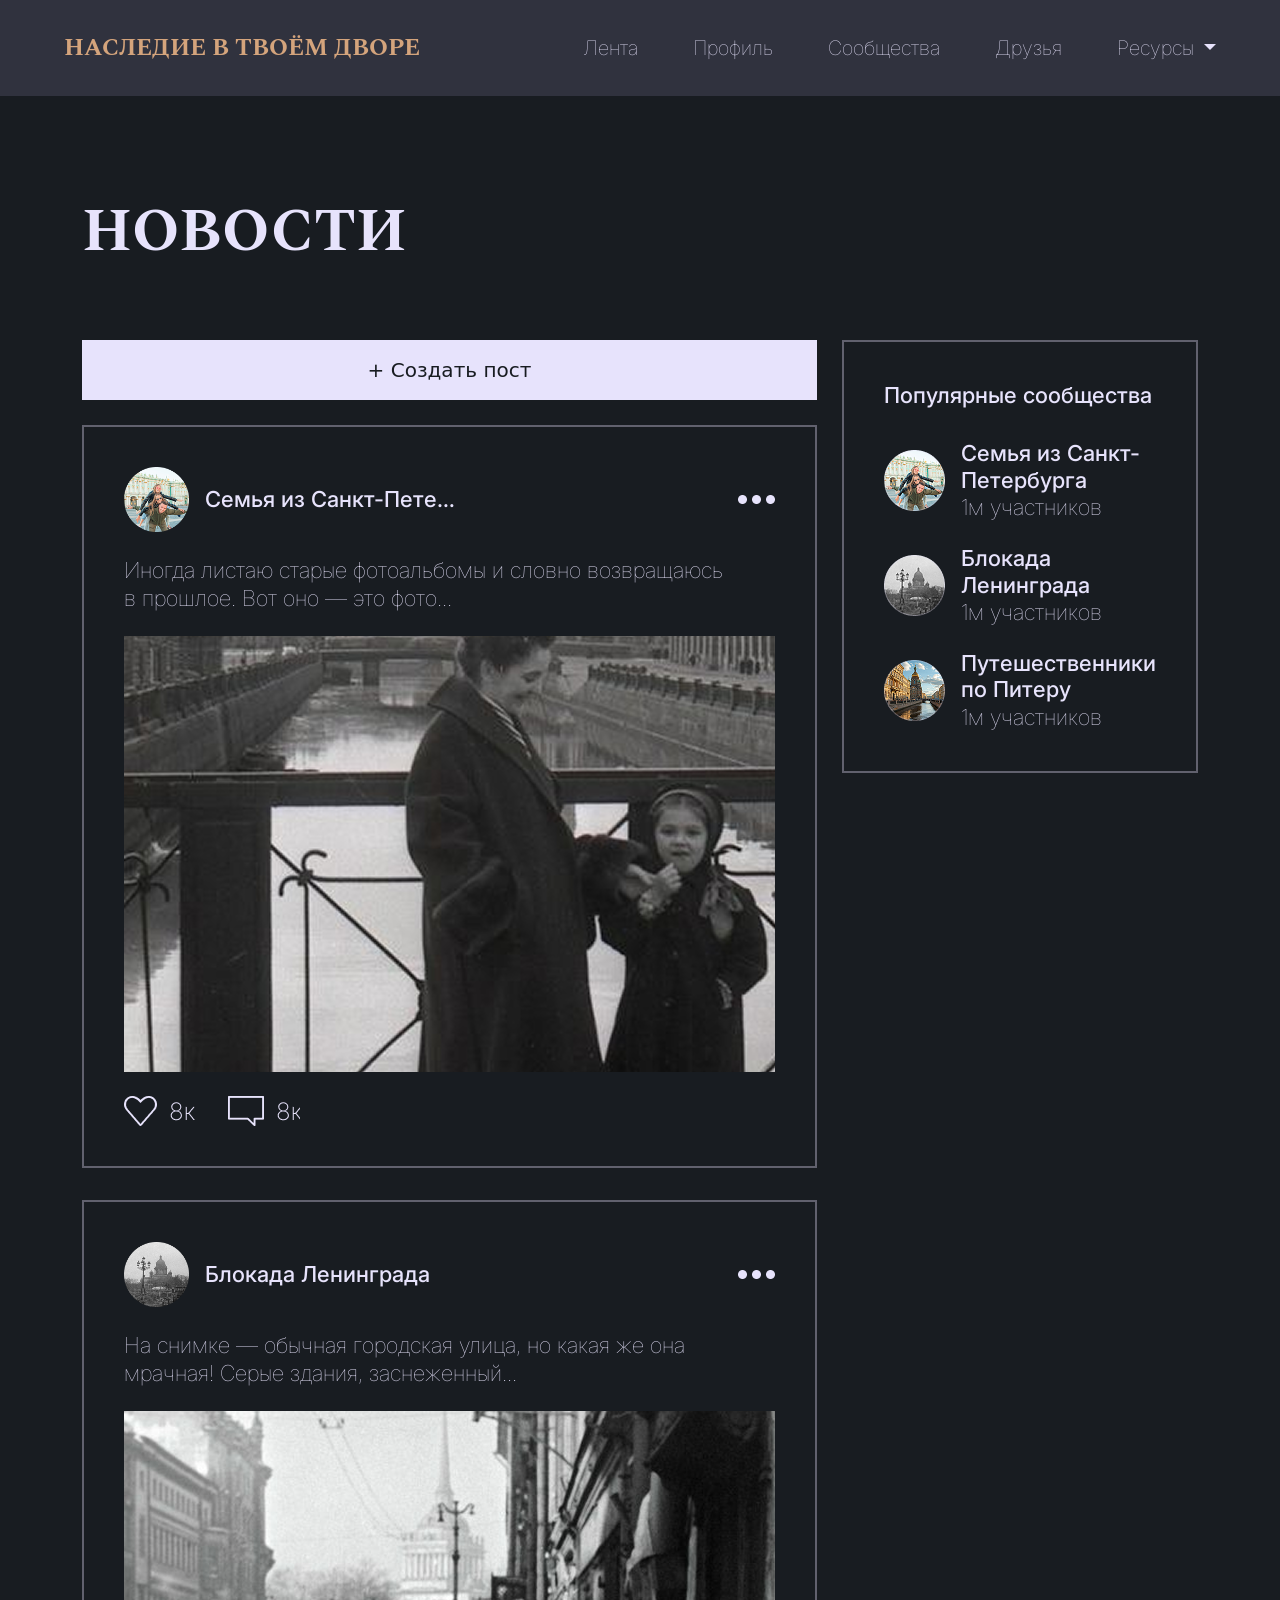
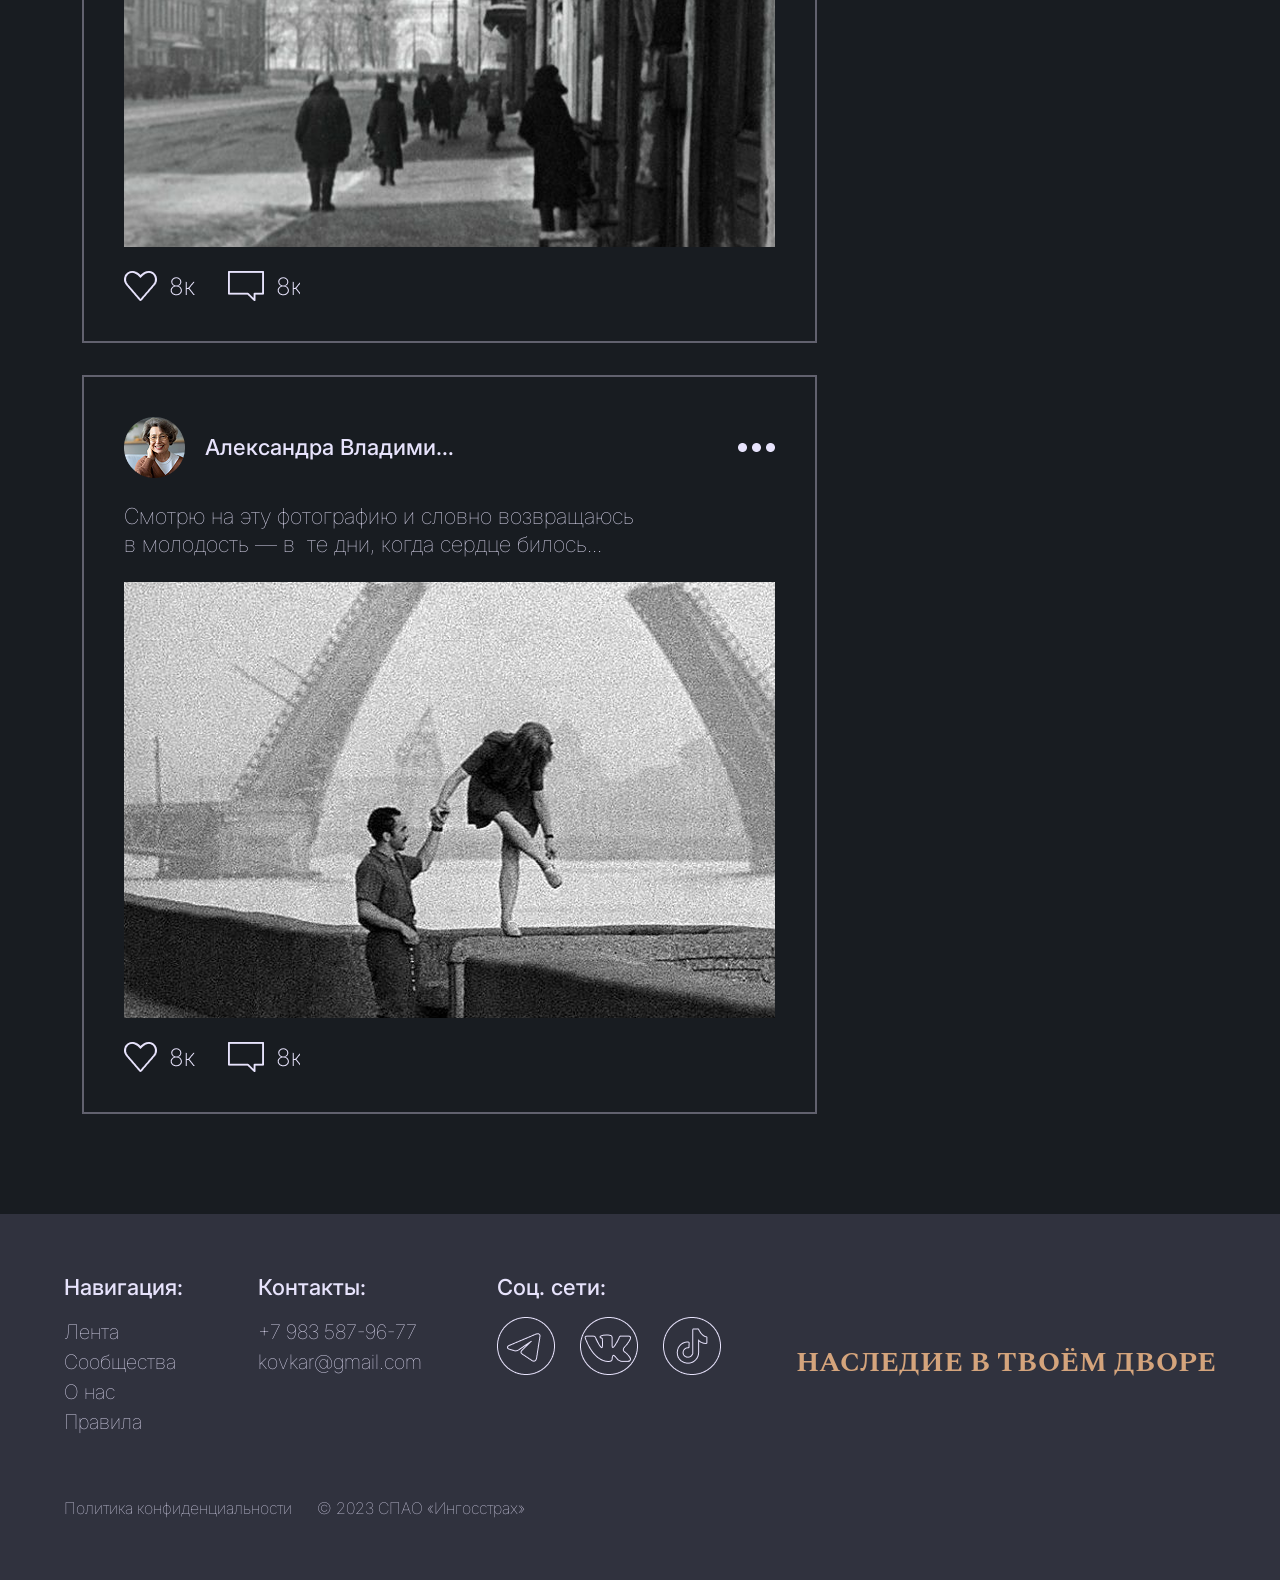
<file: index.html>
<!DOCTYPE html>
<html lang="en">
<head>
    <meta charset="UTF-8">
    <meta name="viewport" content="width=device-width, initial-scale=1.0">
    <title>НТД</title>
    <link rel="preconnect" href="https://fonts.googleapis.com">
    <link rel="preconnect" href="https://fonts.gstatic.com" crossorigin>
    <link href="https://fonts.googleapis.com/css2?family=Cormorant+Garamond:ital,wght@0,300..700;1,300..700&family=Inter:ital,opsz,wght@0,14..32,100..900;1,14..32,100..900&family=Ysabeau+Office:ital,wght@0,1..1000;1,1..1000&display=swap" rel="stylesheet">
    <link href="https://fonts.googleapis.com/css2?family=Spectral:ital,wght@0,200;0,300;0,400;0,500;0,600;0,700;0,800;1,200;1,300;1,400;1,500;1,600;1,700;1,800&display=swap" rel="stylesheet">

    <link href="https://cdn.jsdelivr.net/npm/bootstrap@5.0.2/dist/css/bootstrap.min.css" rel="stylesheet" integrity="sha384-EVSTQN3/azprG1Anm3QDgpJLIm9Nao0Yz1ztcQTwFspd3yD65VohhpuuCOmLASjC" crossorigin="anonymous">
    <link rel="stylesheet" href="CSS/index.css">
</head>
<body>

    <div class="go-top">▲</div>
    
    <header>
        <nav class="nuv navbar navbar-expand-lg navbar-dark">
            <a class="logo" href="index.html">НАСЛЕДИЕ В ТВОЁМ ДВОРЕ</a>
            <a class="logo_2" href="index.html">НТД</a>
            
            <button class="navbar-toggler" type="button" data-bs-toggle="collapse" data-bs-target="#navbarNav" 
                    aria-controls="navbarNav" aria-expanded="false" aria-label="Toggle navigation">
                <span class="navbar-toggler-icon"></span>
            </button>
            
            <div class="collapse navbar-collapse" id="navbarNav">
                <ul class="navbar-nav ms-auto">
                    <li class="nav-item"><a class="nav-link" href="index.html">Лента</a></li>
                    <li class="nav-item"><a class="nav-link" href="LK.html">Профиль</a></li>
                    <li class="nav-item"><a class="nav-link" href="Communities.html">Сообщества</a></li>
                    <li class="nav-item"><a class="nav-link" href="#">Друзья</a></li>
                    <li class="nav-item dropdown">
                        <a class="nav-link dropdown-toggle" href="#" role="button" data-bs-toggle="dropdown" aria-expanded="false">
                            Ресурсы
                        </a>
                        <ul class="dropdown-menu dropdown-menu-end">
                            <li><a class="dropdown-item" href="#">Карта</a></li>
                            <li><a class="dropdown-item" href="Description.html">О НТД</a></li>
                            <li><hr class="dropdown-divider"></li>
                            <li><a class="dropdown-item" href="#">Правила</a></li>
                        </ul>
                    </li>
                </ul>
            </div>
        </nav>
    </header>

    <div class="container">
        <h1 style="margin-top: 100px;">НОВОСТИ</h1>

        <section class="second-block">
            <div class="right-block">
                <button>+ Создать пост</button>

                <div class="post">
                    <div id="top">
                        <img src="Imag/coo-1.png" alt="соо-1.png" style="max-width: 100%; height: auto;">
                        <h3 class="post-title">Семья из&nbsp;Санкт-Петербурга</h3>
                        <div class="t"></div>
                    </div>

                    <p>Иногда листаю старые фотоальбомы и&nbsp;словно возвращаюсь в&nbsp;прошлое. Вот&nbsp;оно&nbsp;— это&nbsp;фото...</p>
                    <div class="img-4"></div>

                    <div class="reaks">
                        <div class="like"></div>
                        <div class="comm"></div>
                    </div>
                </div>

                <div class="post">
                    <div id="top">
                        <img src="Imag/coo-2.png" alt="соо-2.png" style="max-width: 100%; height: auto;">
                        <h3 class="post-title">Блокада Ленинграда</h3>
                        <div class="t"></div>
                    </div>

                    <p>На снимке — обычная городская улица, но&nbsp;какая же она мрачная! Серые здания, заснеженный...</p>
                    <div class="img-5"></div>

                    <div class="reaks">
                        <div class="like"></div>
                        <div class="comm"></div>
                    </div>
                </div>

                <div class="post" style="margin-bottom: 100px;">
                    <div id="top">
                        <img src="Imag/соо-5.png" alt="соо-5.png" style="max-width: 100%; height: auto;">
                        <h3 class="post-title">Александра Владимировна</h3>
                        <div class="t"></div>
                    </div>

                    <p>Смотрю на эту фотографию и&nbsp;словно возвращаюсь в&nbsp;молодость&nbsp;— в &nbsp;те&nbsp;дни, когда сердце билось...</p>
                    <div class="img-6"></div>

                    <div class="reaks">
                        <div class="like"></div>
                        <div class="comm"></div>
                    </div>
                </div>
            </div>

            <div class="left-block">
                <div class="popular-coo">
                    <h3 style="margin-bottom: 8px;">Популярные сообщества</h3>
                    <div class="pop-coo">
                        <img src="Imag/pop-1.png" alt="pop-1.png">
                        <div class="pop-coo-infa">
                            <h3>Семья из Санкт-Петербурга</h3>
                            <p>1м участников</p>
                        </div>
                    </div>

                    <div class="pop-coo">
                        <img src="Imag/pop-2.png" alt="pop-2.png">
                        <div class="pop-coo-infa">
                            <h3>Блокада Ленинграда</h3>
                            <p>1м участников</p>
                        </div>
                    </div>

                    <div class="pop-coo">
                        <img src="Imag/pop-3.png" alt="pop-3.png">
                        <div class="pop-coo-infa">
                            <h3>Путешественники по&nbsp;Питеру</h3>
                            <p>1м участников</p>
                        </div>
                    </div>
                </div>
            </div>
        </section>
    </div>

    <footer>
        <div class="nuv-f">
            <div class="footer_2">
                <div class="logo" id="logo-3">НТД</div>
                <ol class="ol_tg">
                    <div class="tg"></div>
                    <div class="vk"></div>
                    <div class="tt"></div>
                </ol>
            </div>
            
            <div class="nuv-f-1">
                <div>
                    <h4>Навигация:</h4>
                    <ol>
                        <li><a class="a" href="index.html">Лента</a></li>
                        <li><a class="a" href="Communities.html">Сообщества</a></li>
                        <li><a class="a" href="Description.html">О нас</a></li>
                        <li><a class="a" href="#">Правила</a></li>
                    </ol>
                </div>

                <div>
                    <h4>Контакты:</h4>
                    <ol>
                        <li><a class="a" href="#">+7 983 587-96-77</a></li>
                        <li><a class="a" href="№">kovkar@gmail.com</a></li>
                    </ol>
                </div>

                <div class="social">
                    <h4>Соц. сети:</h4>
                    <ol class="ol_tg">
                        <div class="tg"></div>
                        <div class="vk"></div>
                        <div class="tt"></div>
                    </ol>
                </div>

                <div class="logo" id="logo-2">НАСЛЕДИЕ В ТВОЁМ ДВОРЕ</div>
            </div>

            <div class="polit">
                <a class="a">Политика конфиденциальности</a>
                <a class="a">© 2023 СПАО «Ингосстрах»</a>
            </div>
        </div>
    </footer>

    <script src="https://cdn.jsdelivr.net/npm/bootstrap@5.0.2/dist/js/bootstrap.bundle.min.js" integrity="sha384-MrcW6ZMFYlzcLA8Nl+NtUVF0sA7MsXsP1UyJoMp4YLEuNSfAP+JcXn/tWtIaxVXM" crossorigin="anonymous"></script>
    <script src="index.js"></script>
</body>
</html>
</file>
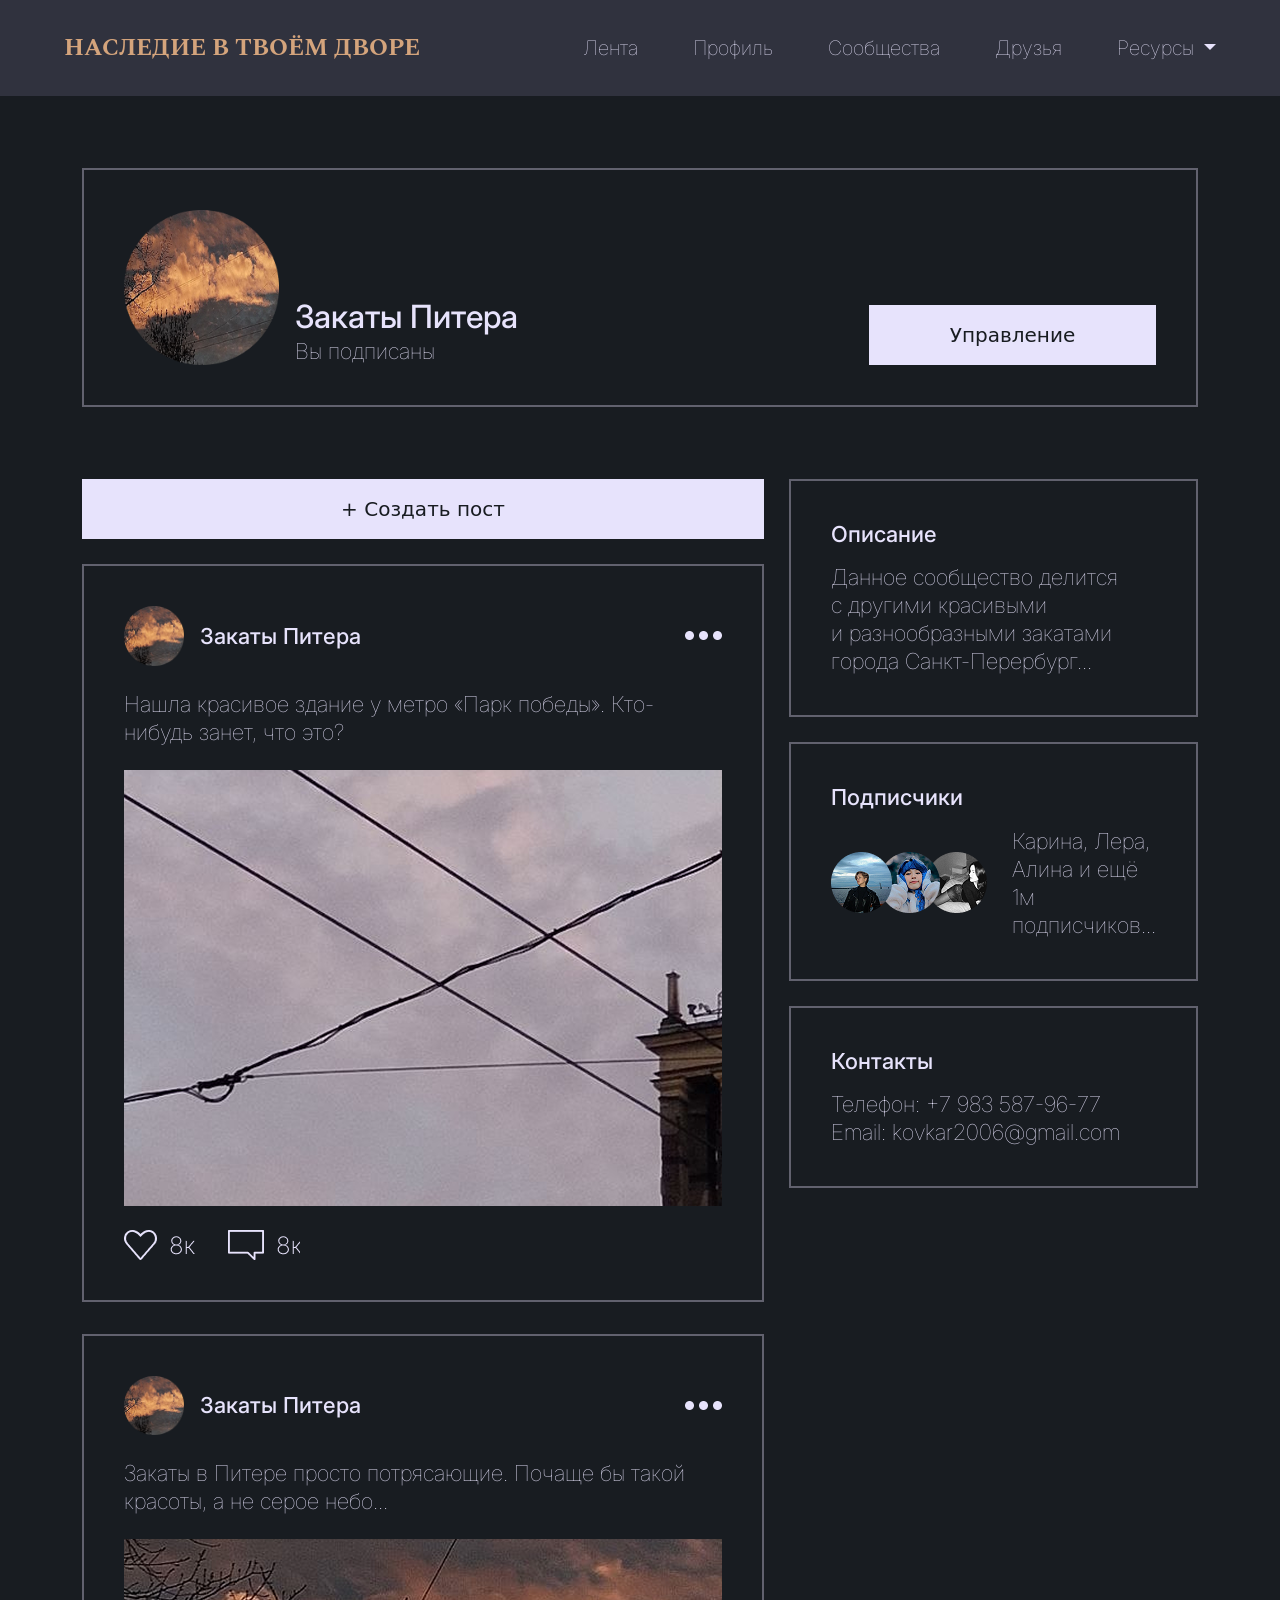
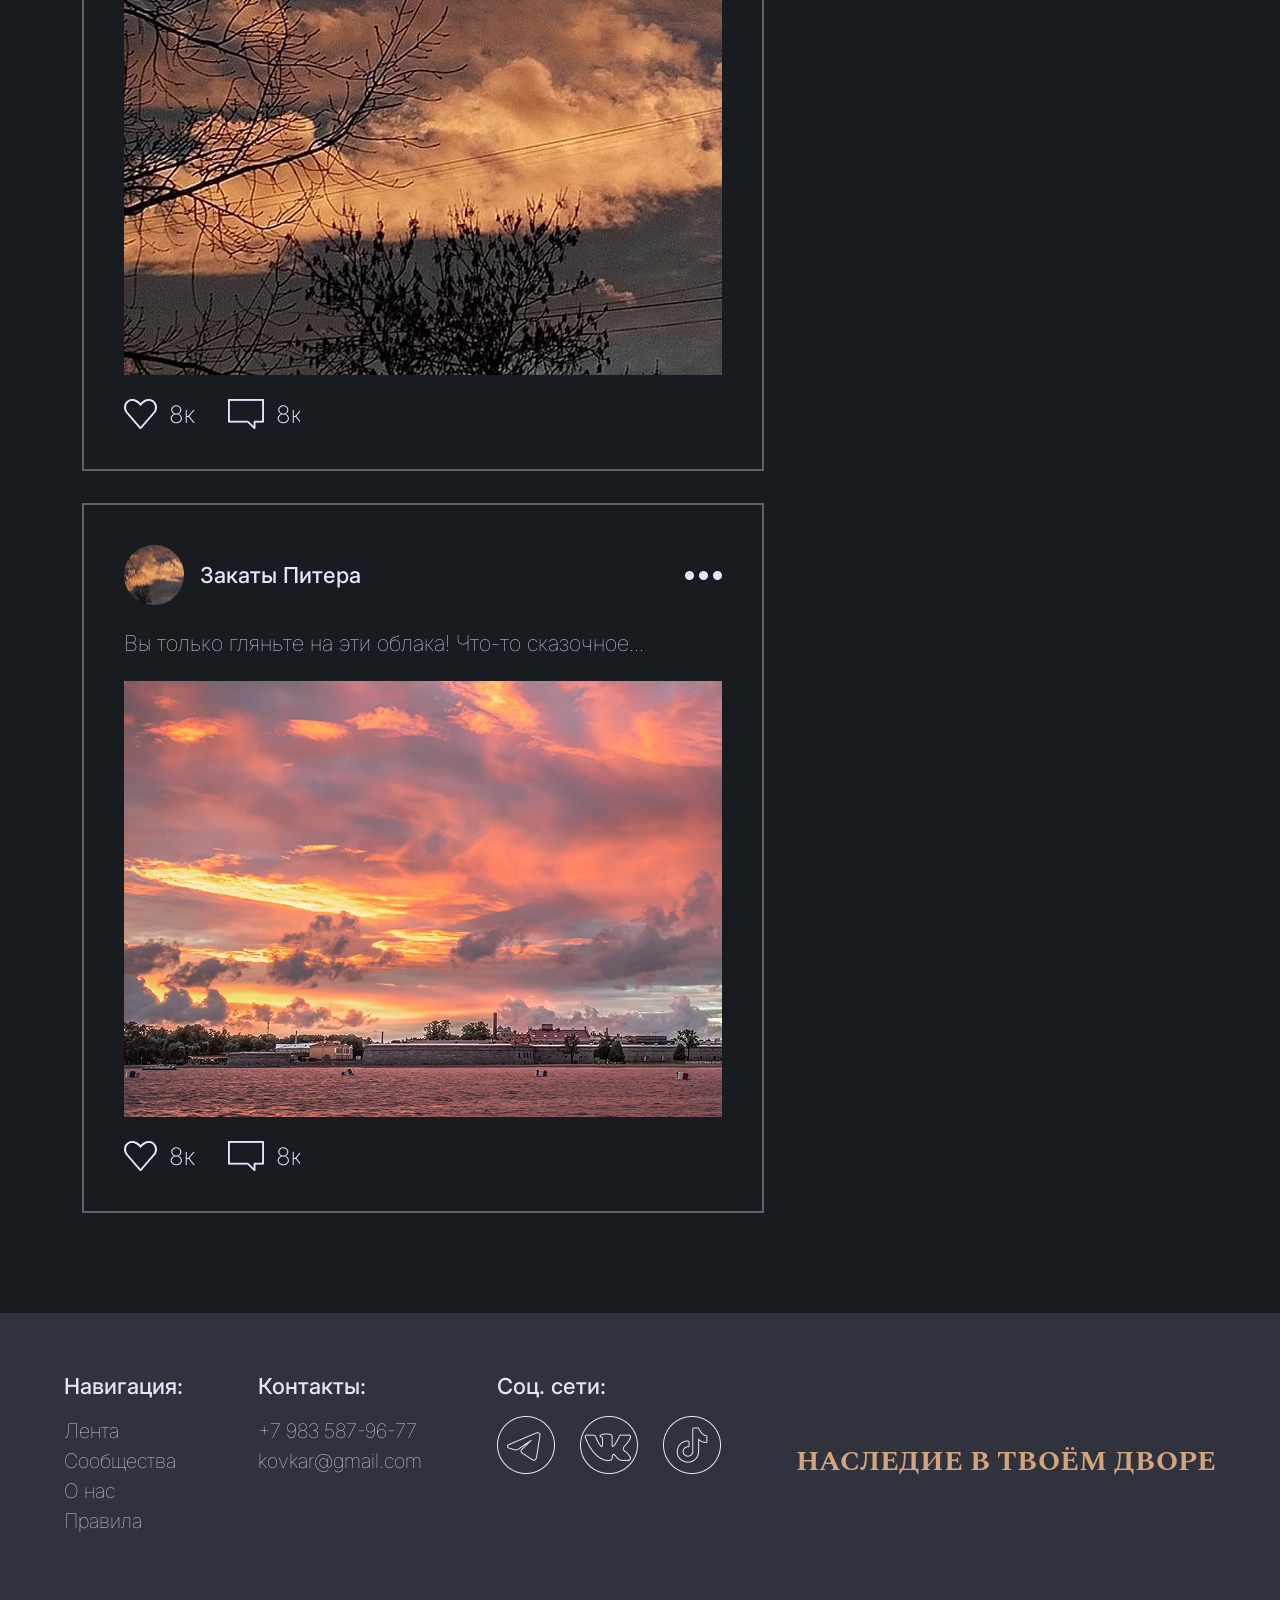
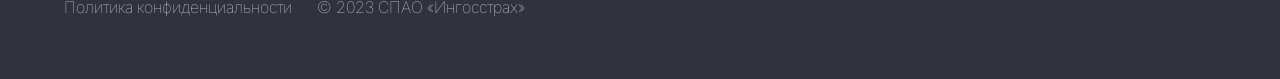
<file: Comm.html>
<!DOCTYPE html>
<html lang="en">
<head>
    <meta charset="UTF-8">
    <meta name="viewport" content="width=device-width, initial-scale=1.0">
    <title>Закаты Питера</title>
    <link rel="preconnect" href="https://fonts.googleapis.com">
    <link rel="preconnect" href="https://fonts.gstatic.com" crossorigin>
    <link href="https://fonts.googleapis.com/css2?family=Cormorant+Garamond:ital,wght@0,300..700;1,300..700&family=Inter:ital,opsz,wght@0,14..32,100..900;1,14..32,100..900&family=Ysabeau+Office:ital,wght@0,1..1000;1,1..1000&display=swap" rel="stylesheet">
    <link href="https://fonts.googleapis.com/css2?family=Spectral:ital,wght@0,200;0,300;0,400;0,500;0,600;0,700;0,800;1,200;1,300;1,400;1,500;1,600;1,700;1,800&display=swap" rel="stylesheet">

    <link href="https://cdn.jsdelivr.net/npm/bootstrap@5.0.2/dist/css/bootstrap.min.css" rel="stylesheet" integrity="sha384-EVSTQN3/azprG1Anm3QDgpJLIm9Nao0Yz1ztcQTwFspd3yD65VohhpuuCOmLASjC" crossorigin="anonymous">
    <link rel="stylesheet" href="CSS/Comm.css">
</head>
<body>

    <div class="go-top">▲</div>

    <header>
        <nav class="nuv navbar navbar-expand-lg navbar-dark">
            <a class="logo" href="index.html">НАСЛЕДИЕ В ТВОЁМ ДВОРЕ</a>
            <a class="logo_2" href="index.html">НТД</a>
            
            <button class="navbar-toggler" type="button" data-bs-toggle="collapse" data-bs-target="#navbarNav" 
                    aria-controls="navbarNav" aria-expanded="false" aria-label="Toggle navigation">
                <span class="navbar-toggler-icon"></span>
            </button>
            
            <div class="collapse navbar-collapse" id="navbarNav">
                <ul class="navbar-nav ms-auto">
                    <li class="nav-item"><a class="nav-link" href="index.html">Лента</a></li>
                    <li class="nav-item"><a class="nav-link" href="LK.html">Профиль</a></li>
                    <li class="nav-item"><a class="nav-link" href="Communities.html">Сообщества</a></li>
                    <li class="nav-item"><a class="nav-link" href="#">Друзья</a></li>
                    <li class="nav-item dropdown">
                        <a class="nav-link dropdown-toggle" href="#" role="button" data-bs-toggle="dropdown" aria-expanded="false">
                            Ресурсы
                        </a>
                        <ul class="dropdown-menu dropdown-menu-end">
                            <li><a class="dropdown-item" href="#">Карта</a></li>
                            <li><a class="dropdown-item" href="Description.html">О НТД</a></li>
                            <li><hr class="dropdown-divider"></li>
                            <li><a class="dropdown-item" href="#">Правила</a></li>
                        </ul>
                    </li>
                </ul>
            </div>
        </nav>
    </header>

    <div class="container">
        <section class="first-block">
            <div class="block">
                <div class="name">
                    <img src="Imag/icon-5.png" alt="icon-5.png">
                    <div id="name">
                        <h2>Закаты Питера</h2>
                        <p>Вы подписаны</p>
                    </div>
                </div>
                <button>Управление</button>
            </div>
        </section>

        <section class="second-block">
            <div class="right-block">
                <button>+ Создать пост</button>

                <div class="post">
                    <div id="top">
                        <img src="Imag/icon-6.png" alt="icon-6.png" style="max-width: 100%; height: auto;">
                        <h3 class="post-title">Закаты Питера</h3>
                        <div class="t"></div>
                    </div>

                    <p>Нашла красивое здание у&nbsp;метро «Парк победы». Кто-нибудь занет, что&nbsp;это?</p>
                    <div class="img-1"></div>

                    <div class="reaks">
                        <div class="like"></div>
                        <div class="comm"></div>
                    </div>
                </div>

                <div class="post">
                    <div id="top">
                        <img src="Imag/icon-6.png" alt="icon-6.png" style="max-width: 100%; height: auto;">
                        <h3 class="post-title">Закаты Питера</h3>
                        <div class="t"></div>
                    </div>

                    <p>Закаты в&nbsp;Питере просто потрясающие. Почаще бы&nbsp;такой красоты, а&nbsp;не&nbsp;серое небо...</p>
                    <div class="img-2"></div>

                    <div class="reaks">
                        <div class="like"></div>
                        <div class="comm"></div>
                    </div>
                </div>

                <div class="post" style="margin-bottom: 100px;">
                    <div id="top">
                        <img src="Imag/icon-6.png" alt="icon-5.png" style="max-width: 100%; height: auto;">
                        <h3 class="post-title">Закаты Питера</h3>
                        <div class="t"></div>
                    </div>

                    <p>Вы только гляньте на&nbsp;эти облака! Что-то&nbsp;сказочное...</p>
                    <div class="img-3"></div>

                    <div class="reaks">
                        <div class="like"></div>
                        <div class="comm"></div>
                    </div>
                </div>
            </div>

            <div class="left-block">
                <div class="sticky">
                    <div class="infa">
                        <h4>Описание</h4>
                        <p>Данное сообщество делится с&nbsp;другими красивыми и&nbsp;разнообразными закатами города&nbsp;Санкт-Перербург...</p>
                    </div>

                    <div class="folowers">
                        <h4>Подписчики</h4>
                        <img src="Imag/folowers.png" alt="folowers.png">
                        <p>Карина, Лера, Алина и&nbsp;ещё 1м подписчиков...</p>
                    </div>

                    <div class="cont">
                        <h4>Контакты</h4>
                        <p>Телефон: +7 983 587-96-77</p>
                        <p>Email: kovkar2006@gmail.com</p>
                    </div>
                </div>
            </div>
        </section>
    </div>

    <footer>
        <div class="nuv-f">
            <div class="footer_2">
                <div class="logo" id="logo-3">НТД</div>
                <ol class="ol_tg">
                    <div class="tg"></div>
                    <div class="vk"></div>
                    <div class="tt"></div>
                </ol>
            </div>
            
            <div class="nuv-f-1">
                <div>
                    <h4>Навигация:</h4>
                    <ol>
                        <li><a class="a" href="index.html">Лента</a></li>
                        <li><a class="a" href="Communities.html">Сообщества</a></li>
                        <li><a class="a" href="Description.html">О нас</a></li>
                        <li><a class="a" href="#">Правила</a></li>
                    </ol>
                </div>

                <div>
                    <h4>Контакты:</h4>
                    <ol>
                        <li><a class="a" href="#">+7 983 587-96-77</a></li>
                        <li><a class="a" href="№">kovkar@gmail.com</a></li>
                    </ol>
                </div>

                <div class="social">
                    <h4>Соц. сети:</h4>
                    <ol class="ol_tg">
                        <div class="tg"></div>
                        <div class="vk"></div>
                        <div class="tt"></div>
                    </ol>
                </div>

                <div class="logo" id="logo-2">НАСЛЕДИЕ В ТВОЁМ ДВОРЕ</div>
            </div>

            <div class="polit">
                <a class="a">Политика конфиденциальности</a>
                <a class="a">© 2023 СПАО «Ингосстрах»</a>
            </div>
        </div>
    </footer>

    <script src="https://cdn.jsdelivr.net/npm/bootstrap@5.0.2/dist/js/bootstrap.bundle.min.js" integrity="sha384-MrcW6ZMFYlzcLA8Nl+NtUVF0sA7MsXsP1UyJoMp4YLEuNSfAP+JcXn/tWtIaxVXM" crossorigin="anonymous"></script>
    <script src="index.js"></script>
</body>
</html>
</file>
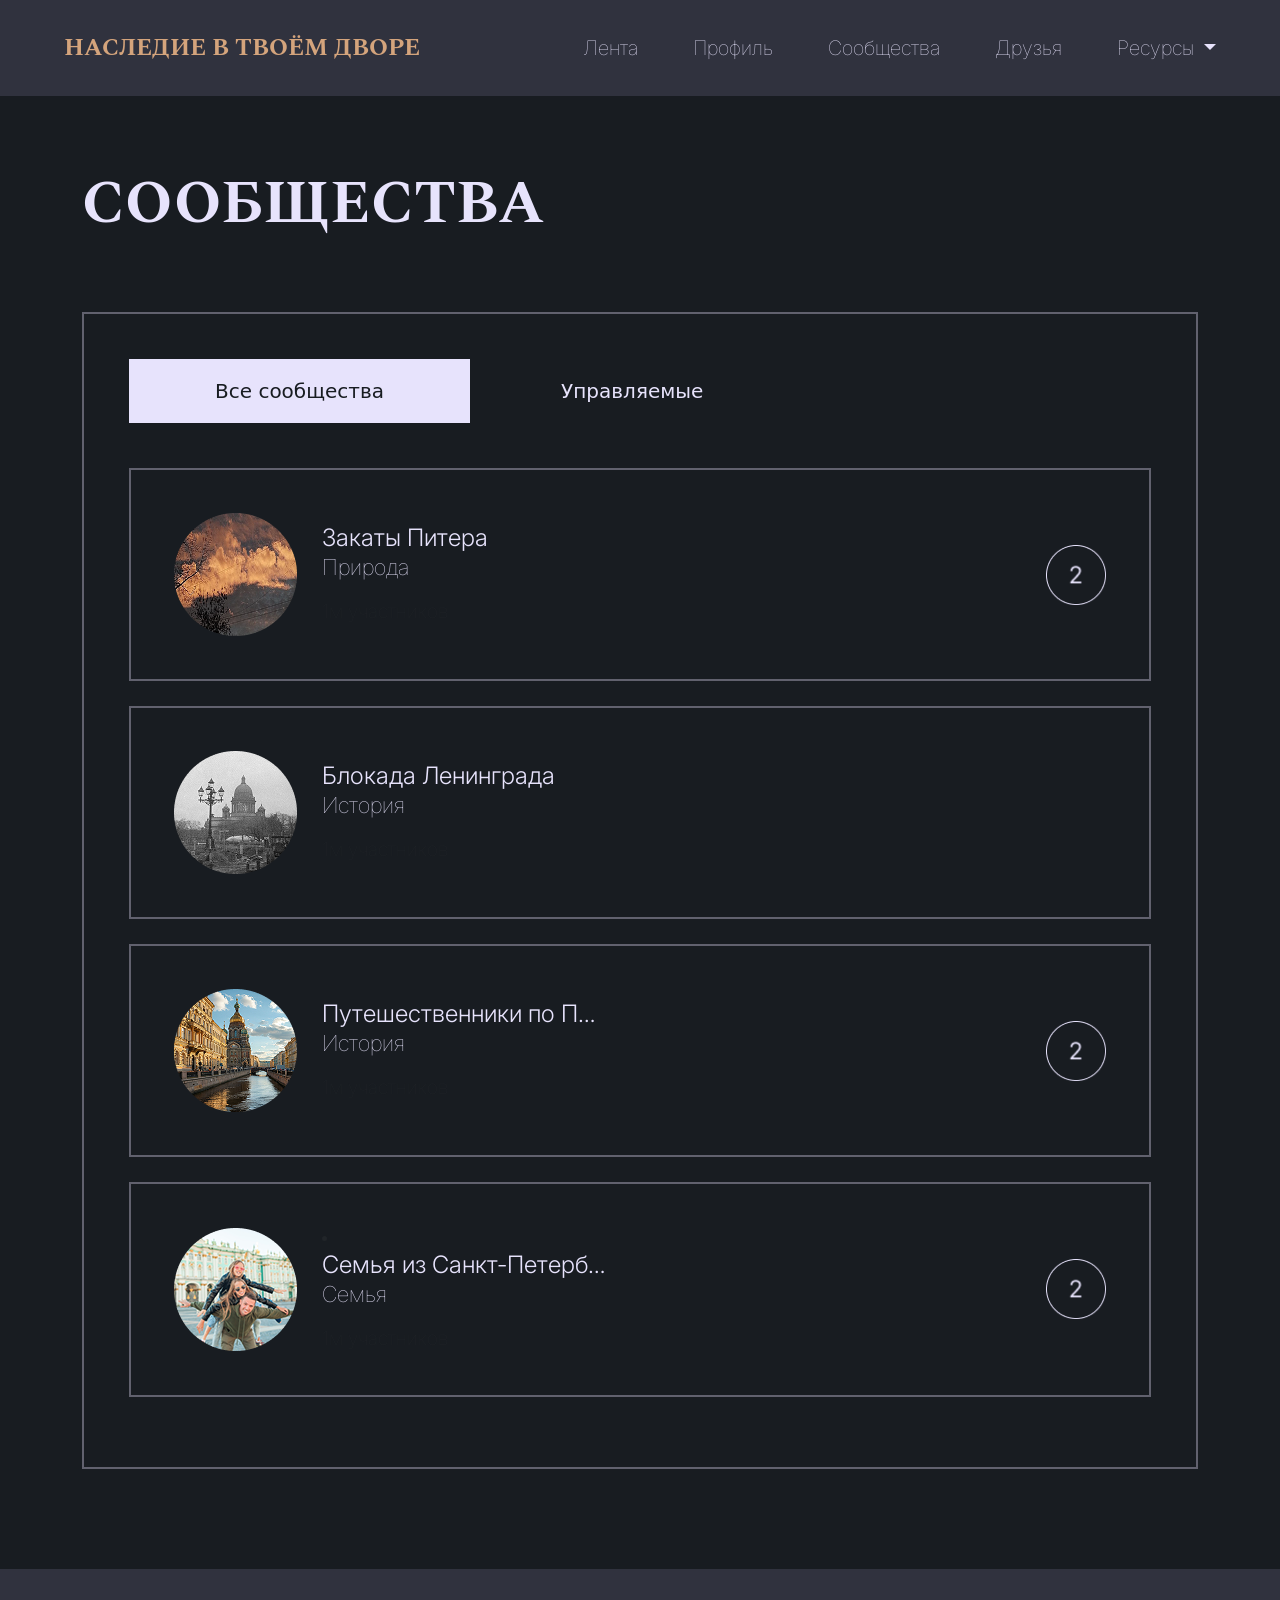
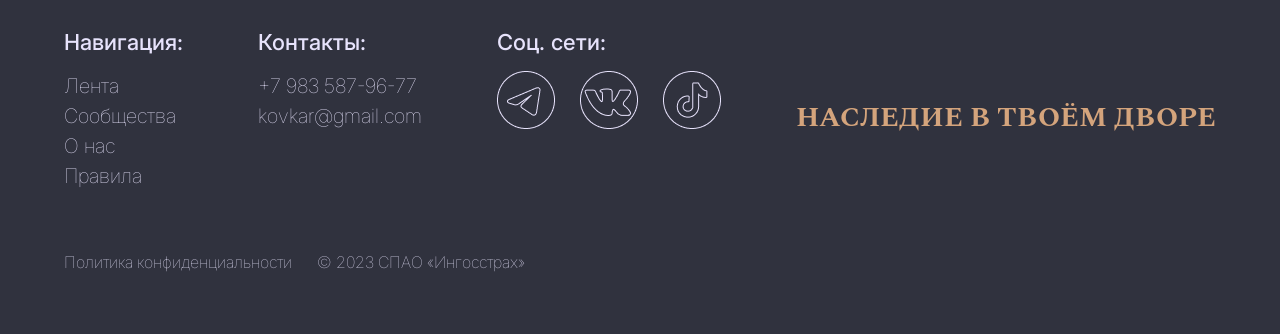
<file: Communities.html>
<!DOCTYPE html>
<html lang="en">
<head>
    <meta charset="UTF-8">
    <meta name="viewport" content="width=device-width, initial-scale=1.0">
    <title>Сообщества</title>
    <link rel="preconnect" href="https://fonts.googleapis.com">
    <link rel="preconnect" href="https://fonts.gstatic.com" crossorigin>
    <link href="https://fonts.googleapis.com/css2?family=Cormorant+Garamond:ital,wght@0,300..700;1,300..700&family=Inter:ital,opsz,wght@0,14..32,100..900;1,14..32,100..900&family=Ysabeau+Office:ital,wght@0,1..1000;1,1..1000&display=swap" rel="stylesheet">
    <link href="https://fonts.googleapis.com/css2?family=Spectral:ital,wght@0,200;0,300;0,400;0,500;0,600;0,700;0,800;1,200;1,300;1,400;1,500;1,600;1,700;1,800&display=swap" rel="stylesheet">
  
    <link href="https://cdn.jsdelivr.net/npm/bootstrap@5.0.2/dist/css/bootstrap.min.css" rel="stylesheet" integrity="sha384-EVSTQN3/azprG1Anm3QDgpJLIm9Nao0Yz1ztcQTwFspd3yD65VohhpuuCOmLASjC" crossorigin="anonymous">
      <link rel="stylesheet" href="CSS/Communities.css">
</head>
<body>

    <div class="go-top">▲</div>

    <header>
        <nav class="nuv navbar navbar-expand-lg navbar-dark">
            <a class="logo" href="index.html">НАСЛЕДИЕ В ТВОЁМ ДВОРЕ</a>
            <a class="logo_2" href="index.html">НТД</a>
            
            <button class="navbar-toggler" type="button" data-bs-toggle="collapse" data-bs-target="#navbarNav" 
                    aria-controls="navbarNav" aria-expanded="false" aria-label="Toggle navigation">
                <span class="navbar-toggler-icon"></span>
            </button>
            
            <div class="collapse navbar-collapse" id="navbarNav">
                <ul class="navbar-nav ms-auto">
                    <li class="nav-item"><a class="nav-link" href="index.html">Лента</a></li>
                    <li class="nav-item"><a class="nav-link" href="LK.html">Профиль</a></li>
                    <li class="nav-item"><a class="nav-link" href="Communities.html">Сообщества</a></li>
                    <li class="nav-item"><a class="nav-link" href="#">Друзья</a></li>
                    <li class="nav-item dropdown">
                        <a class="nav-link dropdown-toggle" href="#" role="button" data-bs-toggle="dropdown" aria-expanded="false">
                            Ресурсы
                        </a>
                        <ul class="dropdown-menu dropdown-menu-end">
                            <li><a class="dropdown-item" href="#">Карта</a></li>
                            <li><a class="dropdown-item" href="Description.html">О НТД</a></li>
                            <li><hr class="dropdown-divider"></li>
                            <li><a class="dropdown-item" href="#">Правила</a></li>
                        </ul>
                    </li>
                </ul>
            </div>
        </nav>
    </header>

    <div class="container">
        <section>
            <h1>СООБЩЕСТВА</h1>

            <div class="first-block">
                <div class="buttones">
                    <button type="button" class="btn btn-primary btn-sm">Все сообщества</button>
                    <button type="button" class="btn btn-secondary btn-sm">Управляемые</button>
                </div>

                <div class="cards">
                    <a href="Comm.html">
                        <div class="card mb-3" style="display: flex; flex-direction: row; justify-content: space-between; align-items: center;">
                            <div class="row g-0">
                                <div class="col-md-4">
                                    <img src="Imag/coo-4.png" class="img-fluid rounded-start" alt="coo-4.png">
                                </div>
                                <div class="col-md-8">
                                    <div class="card-body">
                                        <h5 class="card-title">Закаты Питера</h5>
                                        <p class="card-text">Природа</p>
                                        <p class="card-text"><small class="text-body-secondary">1м участников</small></p>
                                    </div>
                                </div>
                            </div>
                            <img src="Imag/2.png" alt="2.png" class="img">
                        </div>
                    </a>

                    <div class="card mb-3">
                        <div class="row g-0">
                            <div class="col-md-4">
                                <img src="Imag/coo-2.png" class="img-fluid rounded-start" alt="oo-2.png">
                            </div>
                            <div class="col-md-8">
                                <div class="card-body">
                                    <h5 class="card-title">Блокада Ленинграда</h5>
                                    <p class="card-text">История</p>
                                    <p class="card-text"><small class="text-body-secondary">1м участников</small></p>
                                </div>
                            </div>
                        </div>
                    </div>

                    <div class="card mb-3" style="display: flex; flex-direction: row; justify-content: space-between; align-items: center;">
                        <div class="row g-0">
                            <div class="col-md-4">
                                <img src="Imag/coo-3.png" class="img-fluid rounded-start" alt="coo-3.png">
                            </div>
                            <div class="col-md-8">
                                <div class="card-body">
                                    <h5 class="card-title">Путешественники по&nbsp;Питеру</h5>
                                    <p class="card-text">История</p>
                                    <p class="card-text"><small class="text-body-secondary">1м участников</small></p>
                                </div>
                            </div>
                        </div>
                        <img src="Imag/2.png" alt="2.png" class="img">
                    </div>


                    

                    <div class="card mb-3" style="display: flex; flex-direction: row; justify-content: space-between; align-items: center;">
                        <div class="row g-0">
                            <div class="col-md-4">
                                <img src="Imag/coo-1.png" class="img-fluid rounded-start" alt="coo-1.png">
                            </div>
                            <div class="col-md-8">
                                <div class="card-body">
                                    <li><h5 href="Comm.html" class="card-title">Семья из Санкт-Петербурга</h5></li>
                                    <p class="card-text">Семья</p>
                                    <p class="card-text"><small class="text-body-secondary">1м участников</small></p>
                                </div>
                            </div>
                        </div>
                        <img src="Imag/2.png" alt="2.png" class="img">
                    </div>



                </div>
            </div>
        </section>
    </div>

    <footer>
        <div class="nuv-f">
            <div class="footer_2">
                <div class="logo" id="logo-3">НТД</div>
                <ol class="ol_tg">
                    <div class="tg"></div>
                    <div class="vk"></div>
                    <div class="tt"></div>
                </ol>
            </div>
            
            <div class="nuv-f-1">
                <div>
                    <h4>Навигация:</h4>
                    <ol>
                        <li><a class="a" href="index.html">Лента</a></li>
                        <li><a class="a" href="Communities.html">Сообщества</a></li>
                        <li><a class="a" href="Description.html">О нас</a></li>
                        <li><a class="a" href="#">Правила</a></li>
                    </ol>
                </div>

                <div>
                    <h4>Контакты:</h4>
                    <ol>
                        <li><a class="a" href="#">+7 983 587-96-77</a></li>
                        <li><a class="a" href="№">kovkar@gmail.com</a></li>
                    </ol>
                </div>

                <div class="social">
                    <h4>Соц. сети:</h4>
                    <ol class="ol_tg">
                        <div class="tg"></div>
                        <div class="vk"></div>
                        <div class="tt"></div>
                    </ol>
                </div>

                <div class="logo" id="logo-2">НАСЛЕДИЕ В ТВОЁМ ДВОРЕ</div>
            </div>

            <div class="polit">
                <a class="a">Политика конфиденциальности</a>
                <a class="a">© 2023 СПАО «Ингосстрах»</a>
            </div>
        </div>
    </footer>

    <script src="https://cdn.jsdelivr.net/npm/bootstrap@5.0.2/dist/js/bootstrap.bundle.min.js" integrity="sha384-MrcW6ZMFYlzcLA8Nl+NtUVF0sA7MsXsP1UyJoMp4YLEuNSfAP+JcXn/tWtIaxVXM" crossorigin="anonymous"></script>
    <script src="index.js"></script>
</body>
</html>
</file>
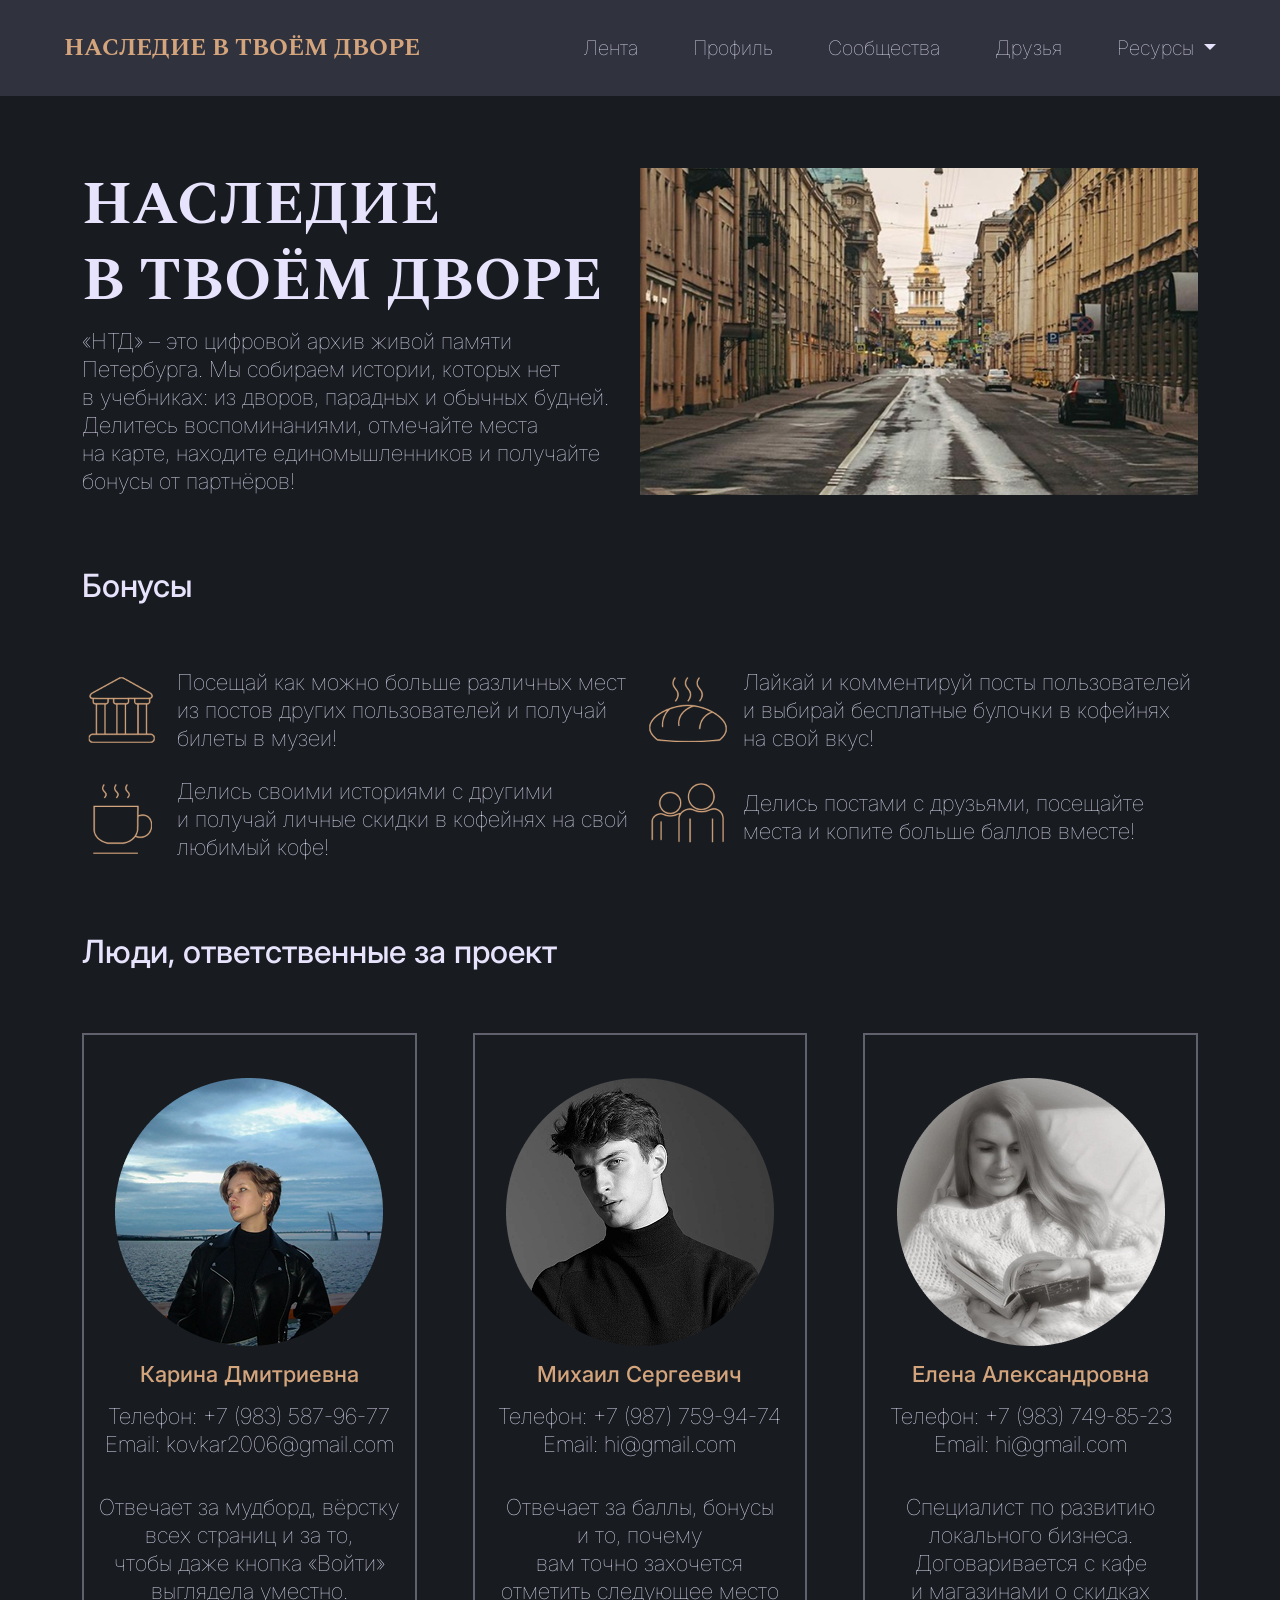
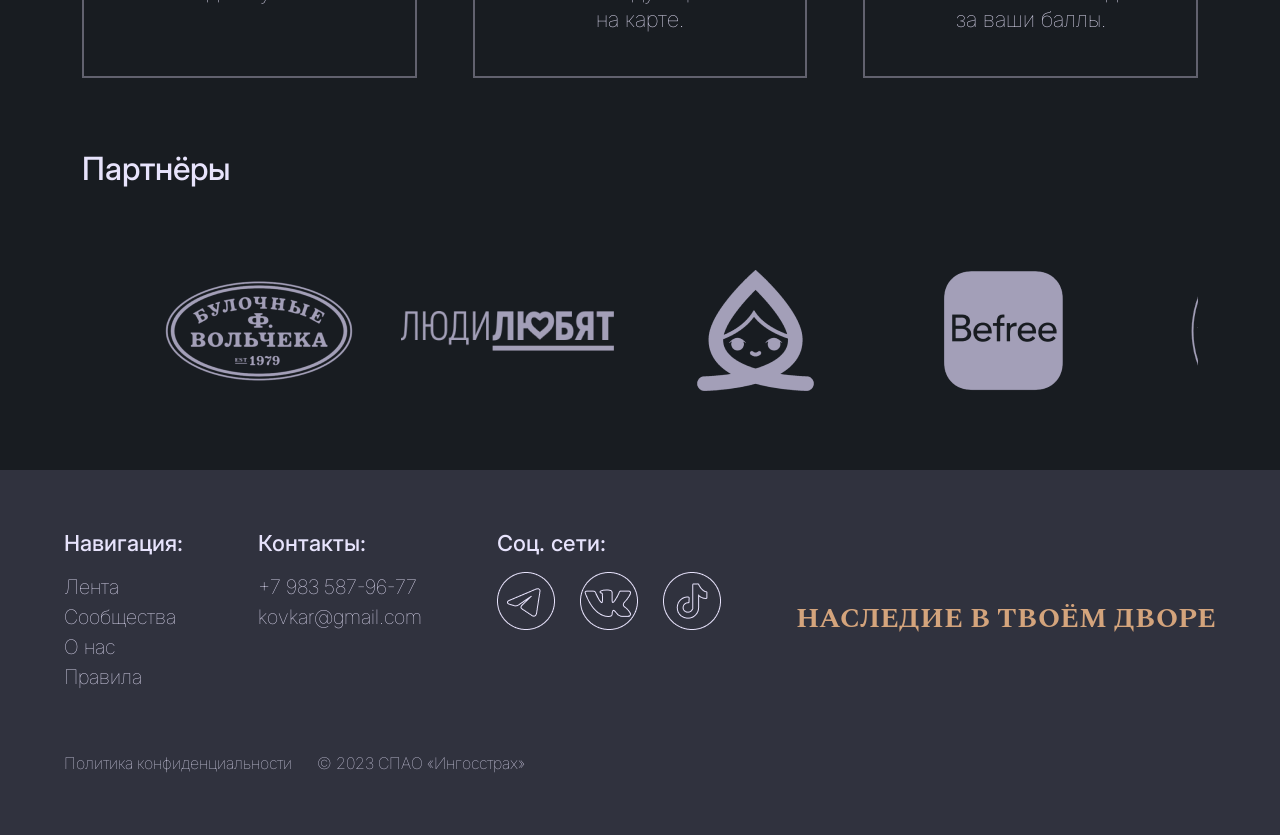
<file: Description.html>
<!DOCTYPE html>
<html lang="en">
<head>
    <meta charset="UTF-8">
    <meta name="viewport" content="width=device-width, initial-scale=1.0">
    <title>О НТД</title>
    <link rel="preconnect" href="https://fonts.googleapis.com">
    <link rel="preconnect" href="https://fonts.gstatic.com" crossorigin>
    <link href="https://fonts.googleapis.com/css2?family=Cormorant+Garamond:ital,wght@0,300..700;1,300..700&family=Inter:ital,opsz,wght@0,14..32,100..900;1,14..32,100..900&family=Ysabeau+Office:ital,wght@0,1..1000;1,1..1000&display=swap" rel="stylesheet">
    <link href="https://fonts.googleapis.com/css2?family=Spectral:ital,wght@0,200;0,300;0,400;0,500;0,600;0,700;0,800;1,200;1,300;1,400;1,500;1,600;1,700;1,800&display=swap" rel="stylesheet">
    
    <link href="https://cdn.jsdelivr.net/npm/bootstrap@5.0.2/dist/css/bootstrap.min.css" rel="stylesheet" integrity="sha384-EVSTQN3/azprG1Anm3QDgpJLIm9Nao0Yz1ztcQTwFspd3yD65VohhpuuCOmLASjC" crossorigin="anonymous">
    <link rel="stylesheet" href="CSS/Description_css.css">
</head>
<body>

    <div class="go-top">▲</div>

    <header>
        <nav class="nuv navbar navbar-expand-lg navbar-dark">
            <a class="logo" href="index.html">НАСЛЕДИЕ В ТВОЁМ ДВОРЕ</a>
            <a class="logo_2" href="index.html">НТД</a>
            
            <button class="navbar-toggler" type="button" data-bs-toggle="collapse" data-bs-target="#navbarNav" 
                    aria-controls="navbarNav" aria-expanded="false" aria-label="Toggle navigation">
                <span class="navbar-toggler-icon"></span>
            </button>
            
            <div class="collapse navbar-collapse" id="navbarNav">
                <ul class="navbar-nav ms-auto">
                    <li class="nav-item"><a class="nav-link" href="index.html">Лента</a></li>
                    <li class="nav-item"><a class="nav-link" href="LK.html">Профиль</a></li>
                    <li class="nav-item"><a class="nav-link" href="Communities.html">Сообщества</a></li>
                    <li class="nav-item"><a class="nav-link" href="#">Друзья</a></li>
                    <li class="nav-item dropdown">
                        <a class="nav-link dropdown-toggle" href="#" role="button" data-bs-toggle="dropdown" aria-expanded="false">
                            Ресурсы
                        </a>
                        <ul class="dropdown-menu dropdown-menu-end">
                            <li><a class="dropdown-item" href="#">Карта</a></li>
                            <li><a class="dropdown-item" href="Description.html">О НТД</a></li>
                            <li><hr class="dropdown-divider"></li>
                            <li><a class="dropdown-item" href="#">Правила</a></li>
                        </ul>
                    </li>
                </ul>
            </div>
        </nav>
    </header>

    <div class="container">
        <section class="first-block">
            <div class="text-1">
                <img class="img-2" src="Imag/pic-1.png" alt="pic-1.png">
                <h1>НАСЛЕДИЕ В&nbsp;ТВОЁМ ДВОРЕ</h1>
                <p>«НТД» – это цифровой архив живой памяти Петербурга. Мы&nbsp;собираем истории, которых нет в&nbsp;учебниках: из&nbsp;дворов, парадных и&nbsp;обычных будней. Делитесь воспоминаниями, отмечайте места на&nbsp;карте, находите единомышленников и&nbsp;получайте бонусы от&nbsp;партнёров!</p>
            </div>
            <img class="img-1" src="Imag/pic-1.png" alt="pic-1.png">
        </section>

        <section class="second-block">
            <h2>Бонусы</h2>
            <div class="bonus-1-4">
                <div class="bonus-1-2">
                    <div class="bonus">
                        <img src="Imag/icon-1.png" alt="icon-1.png">
                        <p>Посещай как можно больше различных мест из&nbsp;постов других пользователей и&nbsp;получай билеты в&nbsp;музеи!</p>
                    </div>

                    <div class="bonus">
                        <img src="Imag/icon-2.png" alt="icon-2.png">
                        <p>Делись своими историями с&nbsp;другими и&nbsp;получай личные скидки в&nbsp;кофейнях на&nbsp;свой любимый кофе!</p>
                    </div>
                </div>

                <div class="bonus-3-4">
                    <div class="bonus">
                        <img src="Imag/icon-3.png" alt="icon-3.png">
                        <p>Лайкай и&nbsp;комментируй посты пользователей и&nbsp;выбирай бесплатные булочки в&nbsp;кофейнях на&nbsp;свой вкус!</p>
                    </div>

                    <div class="bonus">
                        <img src="Imag/icon-4.png" alt="icon-4.png">
                        <p>Делись постами с&nbsp;друзьями, посещайте места и&nbsp;копите больше баллов вместе!</p>
                    </div>
                </div>
            </div>
        </section>

        <section class="third-block">
            <h2>Люди, ответственные за&nbsp;проект</h2>

            <article class="cards">
                <div class="card-1">
                    <img src="Imag/ava-1.png" alt="ava-1.png">
                    <h3 style="margin-bottom: 15px; color: #D4A47C;">Карина Дмитриевна</h3>
                    <p>Телефон: +7 (983) 587-96-77</p>
                    <p style="margin-bottom: 35px;">Email: kovkar2006@gmail.com</p>
                    <p style="text-align: center;">Отвечает за&nbsp;мудборд, вёрстку всех страниц и&nbsp;за&nbsp;то, чтобы&nbsp;даже кнопка «Войти» выглядела уместно.</p>
                </div>

                <div class="card-1">
                    <img src="Imag/ava-2.png" alt="ava-2.png">
                    <h3 style="margin-bottom: 15px; color: #D4A47C;">Михаил Сергеевич</h3>
                    <p>Телефон: +7 (987) 759-94-74</p>
                    <p style="margin-bottom: 35px;">Email: hi@gmail.com</p>
                    <p style="text-align: center;">Отвечает за&nbsp;баллы, бонусы и&nbsp;то, почему вам точно захочется отметить следующее место на&nbsp;карте.</p>
                </div>

                <div class="card-1">
                    <img src="Imag/ava-3.png" alt="ava-3.png">
                    <h3 style="margin-bottom: 15px; color: #D4A47C;">Елена Александровна</h3>
                    <p>Телефон: +7 (983) 749-85-23</p>
                    <p style="margin-bottom: 35px;">Email: hi@gmail.com</p>
                    <p style="text-align: center;">Специалист по&nbsp;развитию локального бизнеса. Договаривается с&nbsp;кафе и&nbsp;магазинами о&nbsp;скидках за&nbsp;ваши баллы.</p>
                </div>
            </article>
        </section>

        <section class="fourth-block">
            <h2>Партнёры</h2>
            <div class="marquee-container">
                <div class="marquee-track" id="MarqueeTrack">
                    <img src="Imag/part-1.png" alt="part-1">
                    <img src="Imag/part-2.png" alt="part-2">
                    <img src="Imag/part-3.png" alt="part-3">
                    <img src="Imag/part-4.png" alt="part-4">
                    <img src="Imag/part-5.png" alt="part-5">
                    <img src="Imag/part-6.png" alt="part-6">
                </div>
            </div>
        </section>
    </div>

    <footer>
        <div class="nuv-f">
            <div class="footer_2">
                <div class="logo" id="logo-3">НТД</div>
                <ol class="ol_tg">
                    <div class="tg"></div>
                    <div class="vk"></div>
                    <div class="tt"></div>
                </ol>
            </div>
            
            <div class="nuv-f-1">
                <div>
                    <h4>Навигация:</h4>
                    <ol>
                        <li><a class="a" href="index.html">Лента</a></li>
                        <li><a class="a" href="Communities.html">Сообщества</a></li>
                        <li><a class="a" href="Description.html">О нас</a></li>
                        <li><a class="a" href="#">Правила</a></li>
                    </ol>
                </div>

                <div>
                    <h4>Контакты:</h4>
                    <ol>
                        <li><a class="a" href="#">+7 983 587-96-77</a></li>
                        <li><a class="a" href="№">kovkar@gmail.com</a></li>
                    </ol>
                </div>

                <div class="social">
                    <h4>Соц. сети:</h4>
                    <ol class="ol_tg">
                        <div class="tg"></div>
                        <div class="vk"></div>
                        <div class="tt"></div>
                    </ol>
                </div>

                <div class="logo" id="logo-2">НАСЛЕДИЕ В ТВОЁМ ДВОРЕ</div>
            </div>

            <div class="polit">
                <a class="a">Политика конфиденциальности</a>
                <a class="a">© 2023 СПАО «Ингосстрах»</a>
            </div>
        </div>
    </footer>

    <script src="https://cdn.jsdelivr.net/npm/bootstrap@5.0.2/dist/js/bootstrap.bundle.min.js" integrity="sha384-MrcW6ZMFYlzcLA8Nl+NtUVF0sA7MsXsP1UyJoMp4YLEuNSfAP+JcXn/tWtIaxVXM" crossorigin="anonymous"></script>
    <script src="index.js"></script>
</body>
</html>
</file>
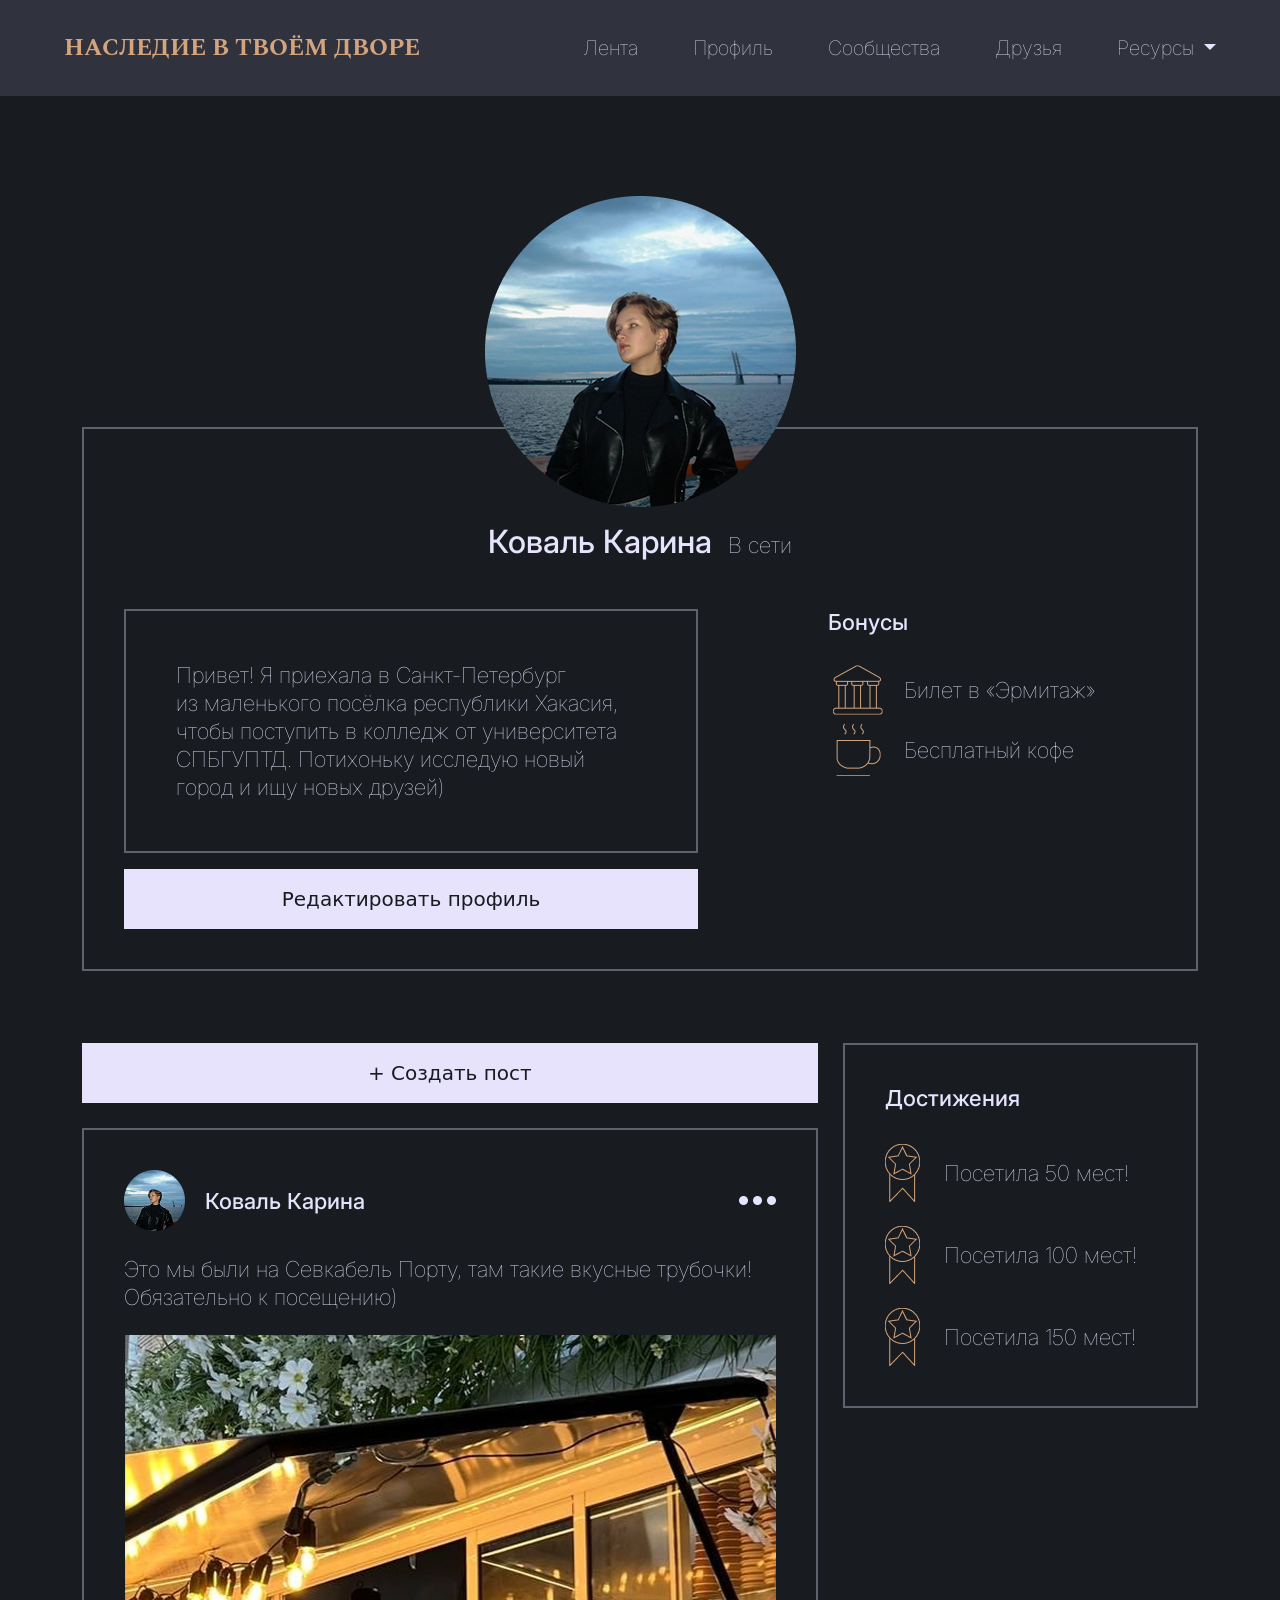
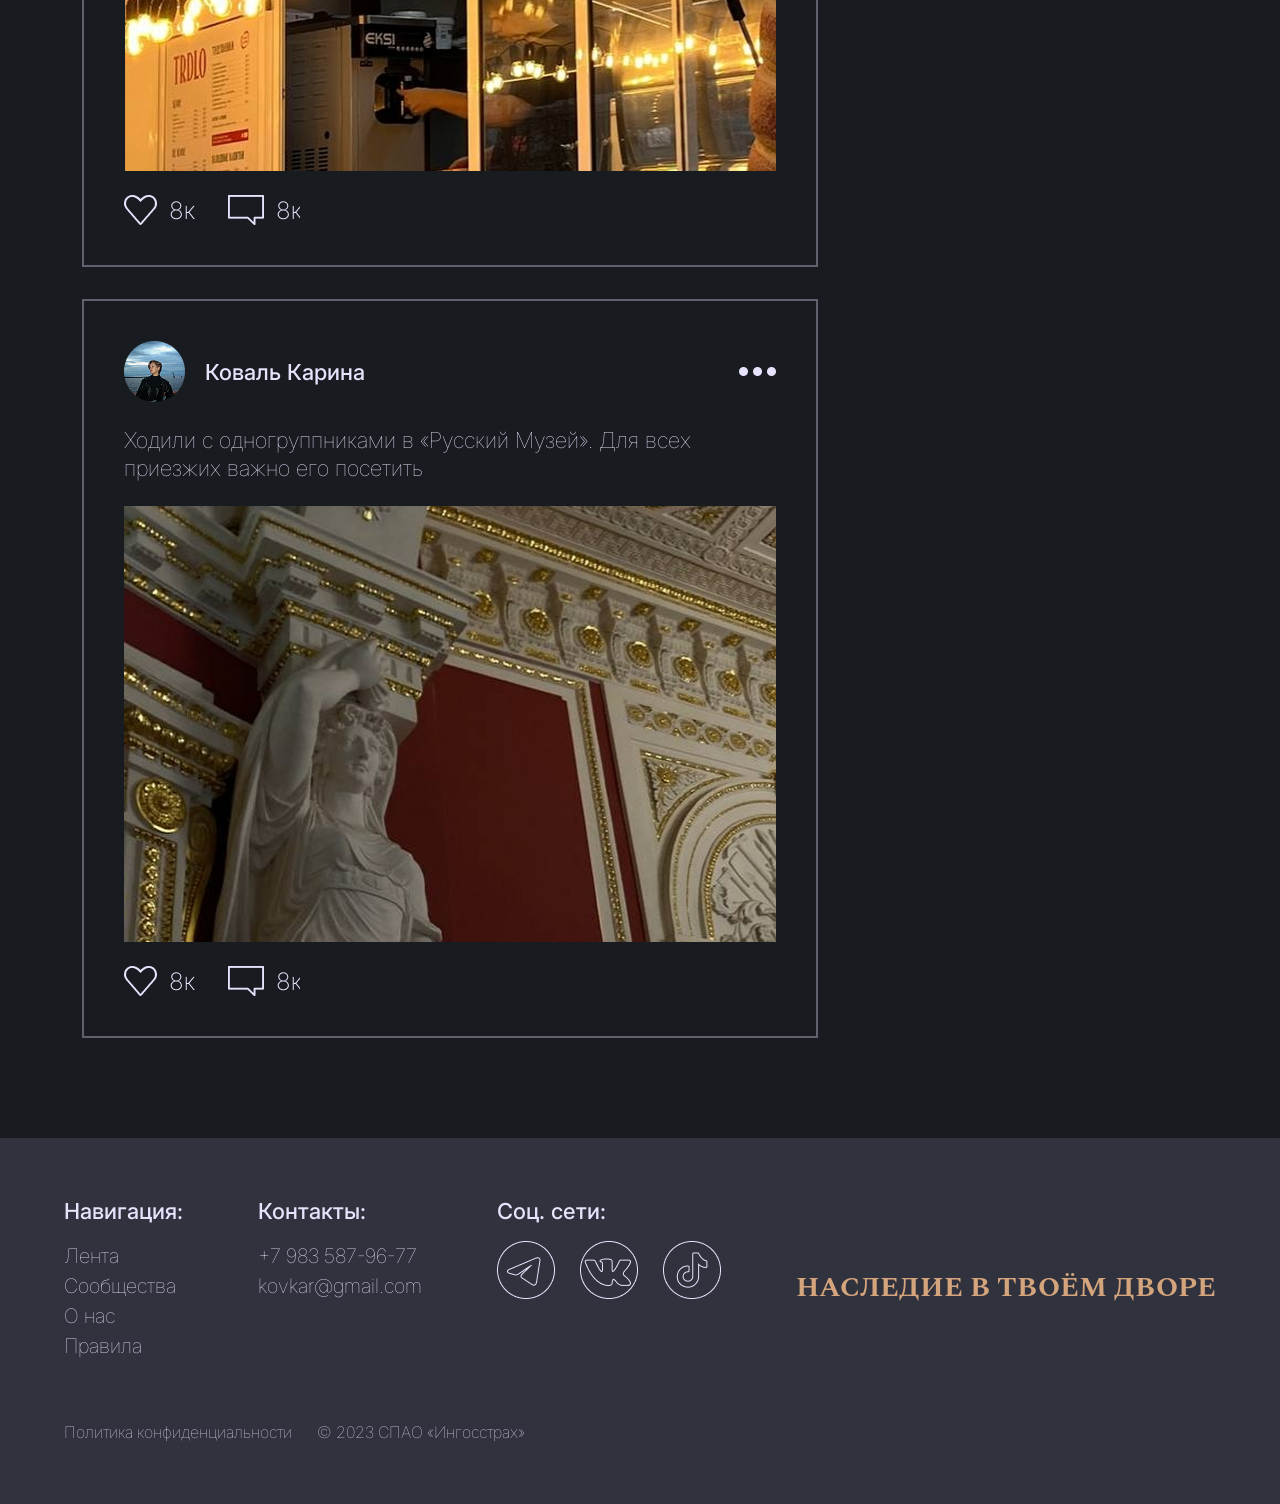
<file: LK.html>
<!DOCTYPE html>
<html lang="en">
<head>
    <meta charset="UTF-8">
    <meta name="viewport" content="width=device-width, initial-scale=1.0">
    <title>Профиль</title>
    <link rel="preconnect" href="https://fonts.googleapis.com">
    <link rel="preconnect" href="https://fonts.gstatic.com" crossorigin>
    <link href="https://fonts.googleapis.com/css2?family=Cormorant+Garamond:ital,wght@0,300..700;1,300..700&family=Inter:ital,opsz,wght@0,14..32,100..900;1,14..32,100..900&family=Ysabeau+Office:ital,wght@0,1..1000;1,1..1000&display=swap" rel="stylesheet">
    <link href="https://fonts.googleapis.com/css2?family=Spectral:ital,wght@0,200;0,300;0,400;0,500;0,600;0,700;0,800;1,200;1,300;1,400;1,500;1,600;1,700;1,800&display=swap" rel="stylesheet">

    <link href="https://cdn.jsdelivr.net/npm/bootstrap@5.0.2/dist/css/bootstrap.min.css" rel="stylesheet" integrity="sha384-EVSTQN3/azprG1Anm3QDgpJLIm9Nao0Yz1ztcQTwFspd3yD65VohhpuuCOmLASjC" crossorigin="anonymous">
    <link rel="stylesheet" href="CSS/LK.css">
</head>
<body>

    <div class="go-top">▲</div>

    <header>
        <nav class="nuv navbar navbar-expand-lg navbar-dark">
            <a class="logo" href="index.html">НАСЛЕДИЕ В ТВОЁМ ДВОРЕ</a>
            <a class="logo_2" href="index.html">НТД</a>
            
            <button class="navbar-toggler" type="button" data-bs-toggle="collapse" data-bs-target="#navbarNav" 
                    aria-controls="navbarNav" aria-expanded="false" aria-label="Toggle navigation">
                <span class="navbar-toggler-icon"></span>
            </button>
            
            <div class="collapse navbar-collapse" id="navbarNav">
                <ul class="navbar-nav ms-auto">
                    <li class="nav-item"><a class="nav-link" href="index.html">Лента</a></li>
                    <li class="nav-item"><a class="nav-link" href="LK.html">Профиль</a></li>
                    <li class="nav-item"><a class="nav-link" href="Communities.html">Сообщества</a></li>
                    <li class="nav-item"><a class="nav-link" href="#">Друзья</a></li>
                    <li class="nav-item dropdown">
                        <a class="nav-link dropdown-toggle" href="#" role="button" data-bs-toggle="dropdown" aria-expanded="false">
                            Ресурсы
                        </a>
                        <ul class="dropdown-menu dropdown-menu-end">
                            <li><a class="dropdown-item" href="#">Карта</a></li>
                            <li><a class="dropdown-item" href="Description.html">О НТД</a></li>
                            <li><hr class="dropdown-divider"></li>
                            <li><a class="dropdown-item" href="#">Правила</a></li>
                        </ul>
                    </li>
                </ul>
            </div>
        </nav>
    </header>

    <div class="container">
        <div class="first-block">
            <div class="prof">
                <img src="Imag/my-ava.png" alt="my-ava.png">

                <div class="name">
                    <h2>Коваль Карина</h2>
                    <p>В сети</p>
                </div>
            </div>

            <div class="under-prof">
                <button class="red-2">Редактировать профиль</button>

                <div class="description">
                    <div class="dis">
                        <p>Привет! Я приехала в&nbsp;Санкт-Петербург из&nbsp;маленького посёлка республики Хакасия, чтобы&nbsp;поступить в&nbsp;колледж от&nbsp;университета СПБГУПТД. Потихоньку исследую новый город и&nbsp;ищу новых друзей)</p>
                    </div>
                    <button class="red-1">Редактировать профиль</button>
                </div>

                <div class="bonuses">
                    <h3 style="margin-bottom: 24px;">Бонусы</h3>

                    <div class="bonus">
                        <img src="Imag/icon-1.png" alt="icon-1.png">
                        <p>Билет в «Эрмитаж»</p>
                    </div>

                    <div class="bonus">
                        <img src="Imag/icon-2.png" alt="icon-2.png">
                        <p>Бесплатный кофе</p>
                    </div>
                </div>
            </div>
        </div>

        <section class="second-block">
            <div class="right-block">
                <button>+ Создать пост</button>

                <div class="post">
                    <div id="top">
                        <img src="Imag/ava-4.png" alt="ava-4.png" style="max-width: 100%; height: auto;">
                        <h3 class="post-title">Коваль Карина</h3>
                        <div class="t"></div>
                    </div>

                    <p>Это мы были на&nbsp;Севкабель Порту, там такие вкусные трубочки! Обязательно к&nbsp;посещению)</p>
                    <div class="img-7"></div>

                    <div class="reaks">
                        <div class="like"></div>
                        <div class="comm"></div>
                    </div>
                </div>

                <div class="post" style="margin-bottom: 100px;">
                    <div id="top">
                        <img src="Imag/ava-4.png" alt="ava-4.png" style="max-width: 100%; height: auto;">
                        <h3 class="post-title">Коваль Карина</h3>
                        <div class="t"></div>
                    </div>

                    <p>Ходили с&nbsp;одногруппниками в&nbsp;«Русский Музей». Для&nbsp;всех приезжих важно его посетить</p>
                    <div class="img-8"></div>

                    <div class="reaks">
                        <div class="like"></div>
                        <div class="comm"></div>
                    </div>
                </div>
            </div>

            <div class="left-block">
                <div class="popular-coo">
                    <h3 style="margin-bottom: 8px;">Достижения</h3>
                    <div class="pop-coo">
                        <img src="Imag/icon-7.png" alt="icon-7.png">
                        <p>Посетила 50 мест!</p>
                    </div>

                    <div class="pop-coo">
                        <img src="Imag/icon-7.png" alt="icon-7.png">
                        <p>Посетила 100 мест!</p>
                    </div>

                    <div class="pop-coo">
                        <img src="Imag/icon-7.png" alt="icon-7.png">
                        <p>Посетила 150 мест!</p>
                    </div>
                </div>
            </div>
        </section>
    </div>

    <footer>
        <div class="nuv-f">
            <div class="footer_2">
                <div class="logo" id="logo-3">НТД</div>
                <ol class="ol_tg">
                    <div class="tg"></div>
                    <div class="vk"></div>
                    <div class="tt"></div>
                </ol>
            </div>
            
            <div class="nuv-f-1">
                <div>
                    <h4>Навигация:</h4>
                    <ol>
                        <li><a class="a" href="index.html">Лента</a></li>
                        <li><a class="a" href="Communities.html">Сообщества</a></li>
                        <li><a class="a" href="Description.html">О нас</a></li>
                        <li><a class="a" href="#">Правила</a></li>
                    </ol>
                </div>

                <div>
                    <h4>Контакты:</h4>
                    <ol>
                        <li><a class="a" href="#">+7 983 587-96-77</a></li>
                        <li><a class="a" href="№">kovkar@gmail.com</a></li>
                    </ol>
                </div>

                <div class="social">
                    <h4>Соц. сети:</h4>
                    <ol class="ol_tg">
                        <div class="tg"></div>
                        <div class="vk"></div>
                        <div class="tt"></div>
                    </ol>
                </div>

                <div class="logo" id="logo-2">НАСЛЕДИЕ В ТВОЁМ ДВОРЕ</div>
            </div>

            <div class="polit">
                <a class="a">Политика конфиденциальности</a>
                <a class="a">© 2023 СПАО «Ингосстрах»</a>
            </div>
        </div>
    </footer>

    <script src="https://cdn.jsdelivr.net/npm/bootstrap@5.0.2/dist/js/bootstrap.bundle.min.js" integrity="sha384-MrcW6ZMFYlzcLA8Nl+NtUVF0sA7MsXsP1UyJoMp4YLEuNSfAP+JcXn/tWtIaxVXM" crossorigin="anonymous"></script>
    <script src="index.js"></script>
</body>
</html>
</file>
<file: CSS/index.css>
*{
    margin: 0; padding: 0;
}

.container{
    width: 90%;
    margin: 0 auto;
}

body{
    background-color: #181C21;
}

section{
    margin-top: 72px;
}

h1{
    font-family: "Spectral", serif;
    font-size: 60px;
    font-weight: bold;
    color: #E7E3FC;
}

h3{
    font-family: "Inter", sans-serif;
    font-size: 22px;
    color: #E7E3FC;
    margin-bottom: 0;
}

h4{
    font-family: "Inter", sans-serif;
    font-size: 22px;
    color: #E7E3FC;
    margin-bottom: 16px;
}

p{
    font-family: "Inter", sans-serif;
    font-weight: lighter;
    font-size: 22px;
    color: #E7E3FC;
    margin: 0;
    line-height: 28px;
}









.go-top {
  position: fixed;
  left: 20px;
  top: 50%;
  transform: translateY(-50%);
  cursor: pointer;
  display: none;
  font-size: 20px;
  color: #D4A47C;
  border: 1px solid #D4A47C;
  border-radius: 10px;
  background-color: transparent;
  padding: 15px 10px;
}

.go-top:hover {
  color: #181C21;
  border: 1px solid #D4A47C;
  background-color: #D4A47C;
}

.go-top--show {
  display: block;
}








.logo{
    font-family: "Spectral", serif;
    font-size: 24px;
    font-weight: bold;
    color: #D4A47C;
    text-decoration: none;
}

.logo_2{
    font-family: "Spectral", serif;
    font-size: 24px;
    font-weight: bold;
    color: #D4A47C;
    text-decoration: none;
    display: none;
}

.logo:hover{
    color: #D4A47C;
}

.logo_2:hover{
    color: #D4A47C;
}

ul{
    list-style-type: none;
    display: flex;
    gap: 55px;
    font-size: 20px;
    margin-bottom: 0;
}

.a{
    text-decoration: none;
    color: #E7E3FC;
    font-family: "Inter", sans-serif;
    font-weight: lighter;
}

.a:hover{
    color: #D4A47C;
}

.nuv{
    display: flex;
    align-items: center;
    justify-content: space-between;
    margin: 0 auto;
    width: 90%;
}

header{
    background-color: #30323E;
    padding: 30px 0;
}

.nav-link {
    padding: 0;
    color: #E7E3FC;
    font-family: "Inter", sans-serif;
    font-weight: lighter;
    transition: none;
}

.nav-link:hover {
    color: #D4A47C;
}

.nav-link:focus{
    color: #D4A47C;
}

.navbar{
    padding-top: 0;
    padding-bottom: 0;
}

.dropdown-menu {
    color: #E7E3FC;
    background-color: #30323E;
    border: 1px solid #D4A47C;
    border-radius: 12px;
}

.dropdown-item {
    color: #E7E3FC;
    transition: 0.2s ease;
}

.dropdown-item:focus, .dropdown-item:hover {
    color: #30323E;
    background-color: #D4A47C;
}

.navbar-dark .navbar-nav .nav-link {
    color: #E7E3FC;
}

.navbar-dark .navbar-nav .nav-link:hover{
    color: #D4A47C;
}

.navbar-expand-lg .navbar-nav .nav-link {
    padding-right: 0;
    padding-left: 0;
}









.navbar-toggler {
    border-color: #D4A47C;
    padding: 8px 12px;
}

.navbar-toggler:focus {
    box-shadow: 0 0 0 2px rgba(212, 164, 124, 0.5);
}

.navbar-overlay {
    display: none;
    position: fixed;
    top: 0;
    left: 0;
    width: 100%;
    height: 100%;
    background-color: rgba(0, 0, 0, 0.5);
    z-index: 1040;
}

.navbar-overlay.active {
    display: block;
}









.second-block{
    display: grid;
    gap: 25px;
    grid-template-columns: repeat(3, 1fr);
}

.right-block{
    grid-column: span 2 / span 2;
}

.left-block{
    grid-column-start: 3;
    display: block;
}

.post{
    background-color: #181C21;
    border: 2px solid rgba(231, 227, 252, 0.35);
    width: 100%;
    padding: 40px;
    margin-bottom: 32px;
}

.post-title {
    white-space: nowrap;
    overflow: hidden;
    text-overflow: ellipsis;
    max-width: 100%;
}

.img-4{
    background-image: url(../Imag/img-4.png);
    width: 100%;
    height: 436px;
    margin-bottom: 24px;
    background-size: cover;
}

.img-5{
    background-image: url(../Imag/img-5.png);
    width: 100%;
    height: 436px;
    margin-bottom: 24px;
    background-size: cover;
}

.img-6{
    background-image: url(../Imag/img-6.png);
    width: 100%;
    height: 436px;
    margin-bottom: 24px;
    background-size: cover;
}

.right-block button{
    color: #181C21;
    background-color: #E7E3FC;
    border: none;
    width: 100%;
    height: 60px;
    font-size: 20px;
    margin-bottom: 25px;
    transition: 0.2s ease;
}

.right-block button:hover{
    background-color: #D4A47C;
}

.popular-coo{
    margin-bottom: 100px;
    background-color: #181C21;
    border: 2px solid rgba(231, 227, 252, 0.35);
    padding: 40px;
    display: flex;
    flex-direction: column;
    gap: 24px;
    position: sticky;
    top: 45px;
}

.pop-coo{
    display: flex;
    align-items: center;
    gap: 16px;
}

.pop-coo-infa{
    display: flex;
    flex-direction: column;
}

.t{
    background-image: url(../Imag/3t.png);
    justify-self: end;
    object-fit: cover;
    transition: 0.2s ease;
    width: 37px;
    height: 9px;
    cursor: pointer;
    background-repeat: no-repeat;
}

.t:hover{
    background-image: url(../Imag/3t-1.png);
}

.t.active {
    background-image: url(../Imag/3t-1.png) !important;
}

.popup-menu {
    position: fixed;
    background-color: #30323E;
    border: 1px solid #D4A47C;
    border-radius: 12px;
    padding: 8px 0;
    min-width: 200px;
    z-index: 1000;
}

.popup-item {
    padding: 12px 20px;
    color: #E7E3FC;
    font-family: "Inter", sans-serif;
    font-size: 16px;
    cursor: pointer;
    transition: 0.2s ease;
}

.popup-item:hover {
    background-color: #D4A47C;
    color: #181C21;
}

.popup-menu {
    animation: fadeIn 0.15s ease;
}

@keyframes fadeIn {
    from {
        opacity: 0;
        transform: translateY(-5px);
    }
    to {
        opacity: 1;
        transform: translateY(0);
    }
}












#top{
    display: grid;
    grid-template-columns: 10% 40% auto;
    align-items: center;
    gap: 16px;
    margin-bottom: 24px;
}

.post p{
    margin-bottom: 24px;
}

.reaks{
    display: flex;
    gap: 32px;
}

.like{
    background-image: url(../Imag/like-1.png);
    object-fit: cover;
    transition: 0.2s ease;
    width: 72px;
    height: 30px;
    cursor: pointer;
    background-repeat: no-repeat;
}

.like:hover{
    background-image: url(../Imag/like-2.png);
}

.like.liked {
    background-image: url(../Imag/like-3.png) !important;
}

.comm{
    background-image: url(../Imag/comm-1.png);
    object-fit: cover;
    transition: 0.2s ease;
    width: 72px;
    height: 30px;
    cursor: pointer;
    background-repeat: no-repeat;
}

.comm:hover{
    background-image: url(../Imag/comm-2.png);
}

.comm.commented {
    background-image: url(../Imag/comm-3.png) !important;
}








footer{
    background-color: #30323E;
    padding: 60px 0;
}

.nuv-f{
    margin: 0 auto;
    width: 90%;
}

ol{
    list-style-type: none;
    font-size: 20px;
    padding: 0;
}

.ol_tg{
    display: flex;
    gap: 25px;
}

.nuv-f-1{
    display: flex;
    justify-content: space-between;
    gap: 25px;
}

#logo-2{
    display: flex;
    align-items: center;
    font-size: 28px;
}

#logo-3{
    font-size: 28px;
}

.polit{
    margin-top: 43px;
    display: flex;
    gap: 25px;
}

.tg{
    background-image: url(../Imag/tg.png);
    object-fit: cover;
    transition: 0.2s ease;
    width: 58px;
    height: 58px;
    cursor: pointer;
}

.tg:hover{
    background-image: url(../Imag/tg-1.png);
}

.vk{
    background-image: url(../Imag/vk.png);
    object-fit: cover;
    transition: 0.2s ease;
    width: 58px;
    height: 58px;
    cursor: pointer;
}

.vk:hover{
    background-image: url(../Imag/vk-1.png);
}

.tt{
    background-image: url(../Imag/tt.png);
    object-fit: cover;
    transition: 0.2s ease;
    width: 58px;
    height: 58px;
    cursor: pointer;
}

.tt:hover{
    background-image: url(../Imag/tt-1.png);
}

.footer_2{
    display: none;
}










@media (min-width: 769px) and (max-width: 992px) {
    .container{
        width: 100%;
        margin: 0 auto;
    }

    section{
        margin-top: 72px;
    }

    h1{
        font-size: 52px;
    }

    h3{
        font-size: 20px;
    }

    h4{
        font-size: 20px;
    }

    p{
        font-size: 20px;
    }

    .nuv{
        width: 80%;
        margin: 0 auto;
    }

    .left-block{
        display: none;
    }

    .second-block{
        display: grid;
        grid-template-columns: 1fr;
    }

    .nuv-f{
        width: 80%;
        margin: 0 auto;
    }

    #logo-2{
        font-size: 24px;
    }

    ol{
        font-size: 18px;
    }

    .ol_tg{
        gap: 20px;
    }

    .tg{
        width: 50px;
        height: 50px;
        background-size: cover;
    }

    .vk{
        width: 50px;
        height: 50px;
        background-size: cover;
    }

    .tt{
        width: 50px;
        height: 50px;
        background-size: cover;
    }
}

@media (min-width: 375px) and (max-width: 769px) {
    .container{
        width: 100%;
        margin: 0 auto;
    }

    section{
        margin-top: 60px;
    }

    h1{
        font-size: 44px;
    }

    h3{
        font-size: 18px;
    }

    h4{
        font-size: 18px;
    }

    p{
        font-size: 18px;
    }

    .logo_2{
        display: block;
    }

    .logo{
        display: none;
    }
    
    .nuv{
        width: 80%;
        margin: 0 auto;
    }

    .left-block{
        display: none;
    }

    .second-block{
        display: grid;
        grid-template-columns: 1fr;
        margin-top: 60px;
    }

    .right-block button{
        height: 48px;
        font-size: 18px;
        margin-bottom: 20px;
    }

    .post{
        padding: 20px;
    }

    .post-title {
        max-width: 200px;
    }

    .t{
        background-size: contain;
        width: 33px;
        height: 8px;
    }

    .img-4{
        margin-bottom: 20px;
    }

    .img-5{
        margin-bottom: 20px;
    }

    .img-6{
        margin-bottom: 20px;
    }

    #top{
        margin-bottom: 20px;
    }

    .like{
        background-size: contain;
        width: 66px;
        height: 27px;
    }

    .comm{
        background-size: contain;
        width: 66px;
        height: 27px;
    }

    .post p{
        margin-bottom: 20px;
    }

    .nuv-f{
        width: 80%;
        margin: 0 auto;
    }

    #logo-2{
        display: none;
    }

    #logo-3{
        display: block;
    }

    ol{
        font-size: 18px;
        gap: 20;
    }

    .ol_tg{
        gap: 20px;
    }

    .tg{
        width: 40px;
        height: 40px;
        background-size: cover;
    }

    .vk{
        width: 40px;
        height: 40px;
        background-size: cover;
    }

    .tt{
        width: 40px;
        height: 40px;
        background-size: cover;
    }

    .footer_2{
        display: flex;
        justify-content: space-between;
    }

    .social{
        display: none;
    }

    .nuv-f-1{
        justify-content: flex-start;
        gap: 40px;
    }

    .polit{
        flex-direction: column;
        gap: 8px;
    }

    .go-top {
        display: none !important;
    }
}

@media (max-width: 375px) {
    .container{
        width: 100%;
        margin: 0 auto;
    }

    section{
        margin-top: 55px;
    }

    h1{
        font-size: 32px;
    }

    h3{
        font-size: 16px;
    }

    h4{
        font-size: 16px;
    }

    p{
        font-size: 16px;
    }

    .logo_2{
        display: block;
    }

    .logo{
        display: none;
    }

    .nuv{
        width: 80%;
        margin: 0 auto;
    }

    .navbar-collapse {
        width: 280px;
        right: -280px;
        padding: 70px 15px 15px 15px;
    }
    
    .navbar-collapse .navbar-nav .nav-link {
        font-size: 16px;
        padding: 10px 16px;
    }

    .left-block{
        display: none;
    }

    .second-block{
        display: grid;
        grid-template-columns: 1fr;
    }

    .right-block button{
        height: 40px;
        font-size: 16px;
        margin-bottom: 20px;
    }

    .post{
        padding: 20px;
    }

    .pop-title {
        max-width: 150px;
    }

    .t{
        background-size: contain;
        width: 30px;
        height: 7px;
    }

    .img-4{
        height: 250px;
        margin-bottom: 20px;
    }

    .img-5{
        height: 250px;
        margin-bottom: 20px;
    }

    .img-6{
        height: 250px;
        margin-bottom: 20px;
    }

    #top{
        margin-bottom: 20px;
    }

    .like{
        background-size: contain;
        width: 63px;
        height: 24px;
    }

    .comm{
        background-size: contain;
        width: 63px;
        height: 24px;
    }

    .post p{
        margin-bottom: 20px;
    }

    .nuv-f{
        width: 80%;
        margin: 0 auto;
    }

    #logo-2{
        display: none;
    }

    #logo-3{
        display: block;
    }

    ol{
        font-size: 16px;
    }

    .ol_tg{
        gap: 16px;
    }

    .tg{
        width: 32px;
        height: 32px;
        background-size: cover;
    }

    .vk{
        width: 32px;
        height: 32px;
        background-size: cover;
    }

    .tt{
        width: 32px;
        height: 32px;
        background-size: cover;
    }

    .footer_2{
        display: flex;
        justify-content: space-between;
    }

    .social{
        display: none;
    }

    .nuv-f-1{
        justify-content: flex-start;
        gap: 40px;
    }

    .polit{
        flex-direction: column;
        gap: 8px;
    }

    .go-top {
        display: none !important;
    }
}









@media (max-width: 992px) {
    .navbar-collapse {
        position: fixed;
        top: 0;
        right: -320px;
        width: 300px;
        height: 100vh;
        background-color: #30323E;
        padding: 80px 20px 20px 20px;
        transition: right 0.3s ease;
        box-shadow: -5px 0 15px rgba(0, 0, 0, 0.3);
        overflow-y: auto;
        z-index: 1050;
    }
    
    .navbar-collapse.show {
        right: 0;
    }
    
    .navbar-collapse .navbar-nav {
        flex-direction: column;
        gap: 10px;
    }
    
    .navbar-collapse .navbar-nav .nav-item {
        width: 100%;
    }
    
    .navbar-collapse .navbar-nav .nav-link {
        padding: 12px 20px;
        font-size: 18px;
        border-radius: 8px;
        transition: 0.2s ease;
    }
    
    .navbar-collapse .navbar-nav .nav-link:hover {
        background-color: #D4A47C;
        color: #181C21;
    }
    
    .navbar-collapse .dropdown-menu {
        position: static !important;
        transform: none !important;
        background-color: rgba(48, 50, 62, 0.9);
        border: 1px solid #D4A47C;
        border-radius: 8px;
        margin-top: 5px;
        width: 100%;
    }
    
    .navbar-collapse .dropdown-menu .dropdown-item {
        padding: 10px 20px;
        font-size: 16px;
    }
    
    .navbar-collapse.show ~ .navbar-overlay {
        display: block;
    }
}
</file>
<file: CSS/Comm.css>
*{
    margin: 0; padding: 0;
}

.container{
    width: 90%;
    margin: 0 auto;
}

body{
    background-color: #181C21;
}

section{
    margin-top: 72px;
}

h1{
    font-family: "Spectral", serif;
    font-size: 60px;
    font-weight: bold;
    color: #E7E3FC;
}

h2{
    font-family: "Inter", sans-serif;
    color: #E7E3FC;
    font-size: 32px;
    margin-bottom: 62px;
}

h3{
    font-family: "Inter", sans-serif;
    font-size: 22px;
    color: #E7E3FC;
    margin-bottom: 0;
}

h4{
    font-family: "Inter", sans-serif;
    font-size: 22px;
    color: #E7E3FC;
    margin-bottom: 16px;
}

p{
    font-family: "Inter", sans-serif;
    font-weight: lighter;
    font-size: 22px;
    color: #E7E3FC;
    margin: 0;
    line-height: 28px;
}







.go-top {
  position: fixed;
  left: 20px;
  top: 50%;
  transform: translateY(-50%);
  cursor: pointer;
  display: none;
  font-size: 20px;
  color: #D4A47C;
  border: 1px solid #D4A47C;
  border-radius: 10px;
  background-color: transparent;
  padding: 15px 10px;
}

.go-top:hover {
  color: #181C21;
  border: 1px solid #D4A47C;
  background-color: #D4A47C;
}

.go-top--show {
  display: block;
}








.logo{
    font-family: "Spectral", serif;
    font-size: 24px;
    font-weight: bold;
    color: #D4A47C;
    text-decoration: none;
}

.logo_2{
    font-family: "Spectral", serif;
    font-size: 24px;
    font-weight: bold;
    color: #D4A47C;
    text-decoration: none;
    display: none;
}

.logo:hover{
    color: #D4A47C;
}

.logo_2:hover{
    color: #D4A47C;
}

ul{
    list-style-type: none;
    display: flex;
    gap: 55px;
    font-size: 20px;
    margin-bottom: 0;
}

.a{
    text-decoration: none;
    color: #E7E3FC;
    font-family: "Inter", sans-serif;
    font-weight: lighter;
}

.a:hover{
    color: #D4A47C;
}

.nuv{
    display: flex;
    align-items: center;
    justify-content: space-between;
    margin: 0 auto;
    width: 90%;
}

header{
    background-color: #30323E;
    padding: 30px 0;
}

.nav-link {
    padding: 0;
    color: #E7E3FC;
    font-family: "Inter", sans-serif;
    font-weight: lighter;
    transition: none;
}

.nav-link:hover {
    color: #D4A47C;
}

.nav-link:focus{
    color: #D4A47C;
}

.navbar{
    padding-top: 0;
    padding-bottom: 0;
}

.dropdown-menu {
    color: #E7E3FC;
    background-color: #30323E;
    border: 1px solid #D4A47C;
    border-radius: 12px;
}

.dropdown-item {
    color: #E7E3FC;
    transition: 0.2s ease;
}

.dropdown-item:focus, .dropdown-item:hover {
    color: #30323E;
    background-color: #D4A47C;
}

.navbar-dark .navbar-nav .nav-link {
    color: #E7E3FC;
}

.navbar-dark .navbar-nav .nav-link:hover{
    color: #D4A47C;
}

.navbar-expand-lg .navbar-nav .nav-link {
    padding-right: 0;
    padding-left: 0;
}








.navbar-toggler {
    border-color: #D4A47C;
    padding: 8px 12px;
}

.navbar-toggler:focus {
    box-shadow: 0 0 0 2px rgba(212, 164, 124, 0.5);
}

.navbar-overlay {
    display: none;
    position: fixed;
    top: 0;
    left: 0;
    width: 100%;
    height: 100%;
    background-color: rgba(0, 0, 0, 0.5);
    z-index: 1040;
}

.navbar-overlay.active {
    display: block;
}





.block {
    background-color: #181C21;
    border: 2px solid rgba(231, 227, 252, 0.35);
    width: 100%;
    padding: 40px;
    display: grid;
    grid-template-columns: 50% auto;
    align-items: end;
}

.block img{
    max-width: 100%;
    height: auto;
}

.name{
    display: grid;
    grid-template-columns: 30% auto;
    align-items: end;
    gap: 16px;
}

.block h2{
    margin-bottom: 0;
}

.block button{
    color: #181C21;
    background-color: #E7E3FC;
    border: none;
    width: 287px;
    height: 60px;
    font-size: 20px;
    justify-self: end;
    transition: 0.2s ease;
}

.block button:hover{
    background-color: #D4A47C;
}







.second-block{
    display: grid;
    gap: 25px;
    grid-template-columns: repeat(3, 1fr);
}

.right-block{
    grid-column: span 2 / span 2;
}

.left-block{
    grid-column-start: 3;
    display: block;
}

.post{
    background-color: #181C21;
    border: 2px solid rgba(231, 227, 252, 0.35);
    width: 100%;
    padding: 40px;
    margin-bottom: 32px;
}

.post-title {
    white-space: nowrap;
    overflow: hidden;
    text-overflow: ellipsis;
    max-width: 100%;
}

.img-1{
    background-image: url(../Imag/img-1.png);
    width: 100%;
    height: 436px;
    margin-bottom: 24px;
    background-size: cover;
}

.img-2{
    background-image: url(../Imag/img-2.png);
    width: 100%;
    height: 436px;
    margin-bottom: 24px;
    background-size: cover;
}

.img-3{
    background-image: url(../Imag/img-3.png);
    width: 100%;
    height: 436px;
    margin-bottom: 24px;
    background-size: cover;
}

.right-block button{
    color: #181C21;
    background-color: #E7E3FC;
    border: none;
    width: 100%;
    height: 60px;
    font-size: 20px;
    margin-bottom: 25px;
    transition: 0.2s ease;
}

.right-block button:hover{
    background-color: #D4A47C;
}

.sticky{
    position: sticky;
    top: 45px;
    margin-bottom: 100px;
}

.infa{
    margin-bottom: 25px;
    background-color: #181C21;
    border: 2px solid rgba(231, 227, 252, 0.35);
    padding: 40px;
}

.folowers{
    margin-bottom: 25px;
    background-color: #181C21;
    border: 2px solid rgba(231, 227, 252, 0.35);
    padding: 40px;

    display: grid;
    grid-template:
    "a3 ..."
    "b3 c3"
    ;
    align-items: center;
}

.folowers h3{
    grid-area: a3;
}

.folowers img{
    grid-area: b3;
    margin-right: 25px;
}

.folowers p{
    grid-area: c3;
}

.cont{
    margin-bottom: 25px;
    background-color: #181C21;
    border: 2px solid rgba(231, 227, 252, 0.35);
    padding: 40px;
}

.t{
    background-image: url(../Imag/3t.png);
    justify-self: end;
    object-fit: cover;
    transition: 0.2s ease;
    width: 37px;
    height: 9px;
    cursor: pointer;
}

.t:hover{
    background-image: url(../Imag/3t-1.png);
}

.t.active {
    background-image: url(../Imag/3t-1.png) !important;
}

.popup-menu {
    position: fixed;
    background-color: #30323E;
    border: 1px solid #D4A47C;
    border-radius: 12px;
    padding: 8px 0;
    min-width: 200px;
    z-index: 1000;
}

.popup-item {
    padding: 12px 20px;
    color: #E7E3FC;
    font-family: "Inter", sans-serif;
    font-size: 16px;
    cursor: pointer;
    transition: 0.2s ease;
}

.popup-item:hover {
    background-color: #D4A47C;
    color: #181C21;
}

.popup-menu {
    animation: fadeIn 0.15s ease;
}

@keyframes fadeIn {
    from {
        opacity: 0;
        transform: translateY(-5px);
    }
    to {
        opacity: 1;
        transform: translateY(0);
    }
}








#top{
    display: grid;
    grid-template-columns: 10% 40% auto;
    align-items: center;
    gap: 16px;
    margin-bottom: 24px;
}

.post p{
    margin-bottom: 24px;
}

.reaks{
    display: flex;
    gap: 32px;
}

.like{
    background-image: url(../Imag/like-1.png);
    object-fit: cover;
    transition: 0.2s ease;
    width: 72px;
    height: 30px;
    cursor: pointer;
    background-repeat: no-repeat;
}

.like:hover{
    background-image: url(../Imag/like-2.png);
}

.like.liked {
    background-image: url(../Imag/like-3.png) !important;
}

.comm{
    background-image: url(../Imag/comm-1.png);
    object-fit: cover;
    transition: 0.2s ease;
    width: 72px;
    height: 30px;
    cursor: pointer;
    background-repeat: no-repeat;
}

.comm:hover{
    background-image: url(../Imag/comm-2.png);
}

.comm.commented {
    background-image: url(../Imag/comm-3.png) !important;
}







footer{
    background-color: #30323E;
    padding: 60px 0;
}

.nuv-f{
    margin: 0 auto;
    width: 90%;
}

ol{
    list-style-type: none;
    font-size: 20px;
    padding: 0;
}

.ol_tg{
    display: flex;
    gap: 25px;
}

.nuv-f-1{
    display: flex;
    justify-content: space-between;
    gap: 25px;
}

#logo-2{
    display: flex;
    align-items: center;
    font-size: 28px;
}

#logo-3{
    font-size: 28px;
}

.polit{
    margin-top: 43px;
    display: flex;
    gap: 25px;
}

.tg{
    background-image: url(../Imag/tg.png);
    object-fit: cover;
    transition: 0.2s ease;
    width: 58px;
    height: 58px;
    cursor: pointer;
}

.tg:hover{
    background-image: url(../Imag/tg-1.png);
}

.vk{
    background-image: url(../Imag/vk.png);
    object-fit: cover;
    transition: 0.2s ease;
    width: 58px;
    height: 58px;
    cursor: pointer;
}

.vk:hover{
    background-image: url(../Imag/vk-1.png);
}

.tt{
    background-image: url(../Imag/tt.png);
    object-fit: cover;
    transition: 0.2s ease;
    width: 58px;
    height: 58px;
    cursor: pointer;
}

.tt:hover{
    background-image: url(../Imag/tt-1.png);
}

.footer_2{
    display: none;
}










@media (min-width: 769px) and (max-width: 992px) {
    .container{
        width: 80%;
        margin: 0 auto;
    }

    section{
        margin-top: 60px;
    }

    h1{
        font-size: 52px;
    }

    h2{
        font-size: 30px;
    }

    h3{
        font-size: 20px;
    }

    h4{
        font-size: 20px;
    }

    p{
        font-size: 20px;
    }

    .nuv{
        width: 80%;
        margin: 0 auto;
    }

    .block {
        display: block;
    }

    .block button{
        width: 100%;
        margin-top: 24px;
    }

    .left-block{
        display: none;
    }

    .second-block{
        display: grid;
        grid-template-columns: 1fr;
    }

    .nuv-f{
        width: 80%;
        margin: 0 auto;
    }

    #logo-2{
        font-size: 24px;
    }

    ol{
        font-size: 18px;
    }

    .ol_tg{
        gap: 20px;
    }

    .tg{
        width: 50px;
        height: 50px;
        background-size: cover;
    }

    .vk{
        width: 50px;
        height: 50px;
        background-size: cover;
    }

    .tt{
        width: 50px;
        height: 50px;
        background-size: cover;
    }
}

@media (min-width: 375px) and (max-width: 769px) {
    .container{
        width: 100%;
        margin: 0 auto;
    }

    section{
        margin-top: 60px;
    }

    h1{
        font-size: 44px;
    }

    h2{
        font-size: 24px;
    }

    h3{
        font-size: 18px;
    }

    h4{
        font-size: 18px;
    }

    p{
        font-size: 18px;
    }

    .logo_2{
        display: block;
    }

    .logo{
        display: none;
    }
    
    .nuv{
        width: 80%;
        margin: 0 auto;
    }

    .block {
        display: block;
        padding: 16px;
    }

    .name{
        align-items: center;
    }

    .block button{
        width: 100%;
        height: 48px;
        margin-top: 24px;
        font-size: 18px;
    }

    .left-block{
        display: none;
    }

    .second-block{
        display: grid;
        grid-template-columns: 1fr;
    }

    .right-block button{
        height: 48px;
        font-size: 18px;
        margin-bottom: 20px;
    }

    .post{
        padding: 20px;
    }

    .post-title {
        max-width: 200px;
    }

    .t{
        background-size: contain;
        width: 33px;
        height: 8px;
    }

    .img-1{
        margin-bottom: 20px;
    }

    .img-2{
        margin-bottom: 20px;
    }

    .img-3{
        margin-bottom: 20px;
    }

    #top{
        margin-bottom: 20px;
    }

    .like{
        background-size: contain;
        width: 66px;
        height: 27px;
    }

    .comm{
        background-size: contain;
        width: 66px;
        height: 27px;
    }

    .post p{
        margin-bottom: 20px;
    }

    .nuv-f{
        width: 80%;
        margin: 0 auto;
    }

    #logo-2{
        display: none;
    }

    #logo-3{
        display: block;
    }

    ol{
        font-size: 18px;
        gap: 20;
    }

    .ol_tg{
        gap: 20px;
    }

    .tg{
        width: 40px;
        height: 40px;
        background-size: cover;
    }

    .vk{
        width: 40px;
        height: 40px;
        background-size: cover;
    }

    .tt{
        width: 40px;
        height: 40px;
        background-size: cover;
    }

    .footer_2{
        display: flex;
        justify-content: space-between;
    }

    .social{
        display: none;
    }

    .nuv-f-1{
        justify-content: flex-start;
        gap: 40px;
    }

    .polit{
        flex-direction: column;
        gap: 8px;
    }

    .go-top {
        display: none !important;
    }
}

@media (max-width: 375px) {
    .container{
        width: 100%;
        margin: 0 auto;
    }

    section{
        margin-top: 60px;
    }

    h1{
        font-size: 32px;
    }

    h2{
        font-size: 18px;
    }

    h3{
        font-size: 16px;
    }

    h4{
        font-size: 16px;
    }

    p{
        font-size: 16px;
    }

    .logo_2{
        display: block;
    }

    .logo{
        display: none;
    }

    .nuv{
        width: 80%;
        margin: 0 auto;
    }

    .navbar-collapse {
        width: 280px;
        right: -280px;
        padding: 70px 15px 15px 15px;
    }
    
    .navbar-collapse .navbar-nav .nav-link {
        font-size: 16px;
        padding: 10px 16px;
    }

    .block {
        display: block;
        padding: 16px;
    }

    .name{
        align-items: center;
    }

    .block button{
        width: 100%;
        height: 40px;
        margin-top: 24px;
        font-size: 16px;
    }

    .left-block{
        display: none;
    }

    .second-block{
        display: grid;
        grid-template-columns: 1fr;
    }

    .right-block button{
        height: 40px;
        font-size: 16px;
        margin-bottom: 20px;
    }

    .post{
        padding: 20px;
    }

    .pop-title {
        max-width: 150px;
    }

    .t{
        background-size: contain;
        width: 30px;
        height: 7px;
    }

    .img-1{
        height: 250px;
        margin-bottom: 20px;
    }

    .img-2{
        height: 250px;
        margin-bottom: 20px;
    }

    .img-3{
        height: 250px;
        margin-bottom: 20px;
    }

    #top{
        margin-bottom: 20px;
    }

    .like{
        background-size: contain;
        width: 63px;
        height: 24px;
    }

    .comm{
        background-size: contain;
        width: 63px;
        height: 24px;
    }

    .post p{
        margin-bottom: 20px;
    }

    .nuv-f{
        width: 80%;
        margin: 0 auto;
    }

    #logo-2{
        display: none;
    }

    #logo-3{
        display: block;
    }

    ol{
        font-size: 16px;
    }

    .ol_tg{
        gap: 16px;
    }

    .tg{
        width: 32px;
        height: 32px;
        background-size: cover;
    }

    .vk{
        width: 32px;
        height: 32px;
        background-size: cover;
    }

    .tt{
        width: 32px;
        height: 32px;
        background-size: cover;
    }

    .footer_2{
        display: flex;
        justify-content: space-between;
    }

    .social{
        display: none;
    }

    .nuv-f-1{
        justify-content: flex-start;
        gap: 40px;
    }

    .polit{
        flex-direction: column;
        gap: 8px;
    }

    .go-top {
        display: none !important;
    }
}







@media (max-width: 992px) {
    .navbar-collapse {
        position: fixed;
        top: 0;
        right: -320px;
        width: 300px;
        height: 100vh;
        background-color: #30323E;
        padding: 80px 20px 20px 20px;
        transition: right 0.3s ease;
        box-shadow: -5px 0 15px rgba(0, 0, 0, 0.3);
        overflow-y: auto;
        z-index: 1050;
    }
    
    .navbar-collapse.show {
        right: 0;
    }
    
    .navbar-collapse .navbar-nav {
        flex-direction: column;
        gap: 10px;
    }
    
    .navbar-collapse .navbar-nav .nav-item {
        width: 100%;
    }
    
    .navbar-collapse .navbar-nav .nav-link {
        padding: 12px 20px;
        font-size: 18px;
        border-radius: 8px;
        transition: 0.2s ease;
    }
    
    .navbar-collapse .navbar-nav .nav-link:hover {
        background-color: #D4A47C;
        color: #181C21;
    }
    
    .navbar-collapse .dropdown-menu {
        position: static !important;
        transform: none !important;
        background-color: rgba(48, 50, 62, 0.9);
        border: 1px solid #D4A47C;
        border-radius: 8px;
        margin-top: 5px;
        width: 100%;
    }
    
    .navbar-collapse .dropdown-menu .dropdown-item {
        padding: 10px 20px;
        font-size: 16px;
    }
    
    .navbar-collapse.show ~ .navbar-overlay {
        display: block;
    }
}
</file>
<file: CSS/Communities.css>
*{
    margin: 0; padding: 0;
}

.container{
    width: 90%;
    margin: 0 auto;
}

body{
    background-color: #181C21;
}

section{
    margin-top: 72px;
}

h1{
    font-family: "Spectral", serif;
    font-size: 60px;
    font-weight: bold;
    color: #E7E3FC;
}

h3{
    font-family: "Inter", sans-serif;
    font-size: 22px;
    color: #E7E3FC;
    margin-bottom: 0;
}

h4{
    font-family: "Inter", sans-serif;
    font-size: 22px;
    color: #E7E3FC;
    margin-bottom: 16px;
}

p{
    font-family: "Inter", sans-serif;
    font-weight: lighter;
    font-size: 22px;
    color: #E7E3FC;
    margin: 0;
    line-height: 28px;
}








.go-top {
  position: fixed;
  left: 20px;
  top: 50%;
  transform: translateY(-50%);
  cursor: pointer;
  display: none;
  font-size: 20px;
  color: #D4A47C;
  border: 1px solid #D4A47C;
  border-radius: 10px;
  background-color: transparent;
  padding: 15px 10px;
}

.go-top:hover {
  color: #181C21;
  border: 1px solid #D4A47C;
  background-color: #D4A47C;
}

.go-top--show {
  display: block;
}








.logo{
    font-family: "Spectral", serif;
    font-size: 24px;
    font-weight: bold;
    color: #D4A47C;
    text-decoration: none;
}

.logo_2{
    font-family: "Spectral", serif;
    font-size: 24px;
    font-weight: bold;
    color: #D4A47C;
    text-decoration: none;
    display: none;
}

.logo:hover{
    color: #D4A47C;
}

.logo_2:hover{
    color: #D4A47C;
}

ul{
    list-style-type: none;
    display: flex;
    gap: 55px;
    font-size: 20px;
    margin-bottom: 0;
}

.a{
    text-decoration: none;
    color: #E7E3FC;
    font-family: "Inter", sans-serif;
    font-weight: lighter;
}

.a:hover{
    color: #D4A47C;
}

.nuv{
    display: flex;
    align-items: center;
    justify-content: space-between;
    margin: 0 auto;
    width: 90%;
}

header{
    background-color: #30323E;
    padding: 30px 0;
}

.nav-link {
    padding: 0;
    color: #E7E3FC;
    font-family: "Inter", sans-serif;
    font-weight: lighter;
    transition: none;
}

.nav-link:hover {
    color: #D4A47C;
}

.nav-link:focus{
    color: #D4A47C;
}

.navbar{
    padding-top: 0;
    padding-bottom: 0;
}

.dropdown-menu {
    color: #E7E3FC;
    background-color: #30323E;
    border: 1px solid #D4A47C;
    border-radius: 12px;
}

.dropdown-item {
    color: #E7E3FC;
    transition: 0.2s ease;
}

.dropdown-item:focus, .dropdown-item:hover {
    color: #30323E;
    background-color: #D4A47C;
}

.navbar-dark .navbar-nav .nav-link {
    color: #E7E3FC;
}

.navbar-dark .navbar-nav .nav-link:hover{
    color: #D4A47C;
}

.navbar-expand-lg .navbar-nav .nav-link {
    padding-right: 0;
    padding-left: 0;
}

.navbar-toggler {
    margin: 0;
}








.navbar-toggler {
    border-color: #D4A47C;
    padding: 8px 12px;
}

.navbar-toggler:focus {
    box-shadow: 0 0 0 2px rgba(212, 164, 124, 0.5);
}

.navbar-overlay {
    display: none;
    position: fixed;
    top: 0;
    left: 0;
    width: 100%;
    height: 100%;
    background-color: rgba(0, 0, 0, 0.5);
    z-index: 1040;
}

.navbar-overlay.active {
    display: block;
}







.first-block{
    border: 2px solid rgba(231, 227, 252, 0.35);
    padding: 45px;
    margin-top: 72px;
    margin-bottom: 100px;
}

.btn-primary {
    color: #181C21;
    background-color: #E7E3FC;
    border-color: #E7E3FC;
    border-radius: 0%;
}

.btn-primary:hover {
    color: #181C21;
    background-color: #D4A47C;
    border-color: #D4A47C;
}

.btn-primary:focus {
    color: #181C21;
    background-color: #D4A47C;
    border-color: #D4A47C;
}

.btn-group-sm>.btn, .btn-sm {
    padding: 16px 85px;
    font-size: 20PX;
}

.btn-secondary {
    color: #E7E3FC;
    background-color: #181C21;
    border-color: #181C21;
    border-radius: 0%;
}

.btn-secondary:hover {
    color: #181C21;
    background-color: #D4A47C;
    border-color: #D4A47C;
}

.btn-secondary:focus {
    color: #181C21;
    background-color: #D4A47C;
    border-color: #D4A47C;
}

button{
    margin-bottom: 45px;
}

.card {
    background-color: #181C21;
    border: 2px solid rgba(231, 227, 252, 0.35);
    border-radius: 0%;
    padding: 43px;
}

.cards a{
   text-decoration: none; 
}

.cards .card:hover{
    background-color: rgba(231, 227, 252, 0.111);
    border: 2px solid #D4A47C;
    transition: 0.2s ease;
}

.card-body{
    padding: 0;
    padding-left: 25px;
    padding-top: 10px;
    width: 100%;
    padding-top: 0;
}

.row {
    align-items: center;
    flex-wrap: nowrap;
}

.card-title{
    font-family: "Inter", sans-serif;
    font-size: 24px;
    color: #E7E3FC;
    font-weight: 300;
    margin-bottom: 0;
    white-space: nowrap;
    overflow: hidden;
    text-overflow: ellipsis;
    max-width: 100%;
}

.card-text{
    margin-bottom: 15px;
}

.mb-3 {
    margin-bottom: 25px !important;
}

.img{
    width: 60px;
    height: 60px;
}

.col-md-4 {
    width: 123px;
}








footer{
    background-color: #30323E;
    padding: 60px 0;
}

.nuv-f{
    margin: 0 auto;
    width: 90%;
}

ol{
    list-style-type: none;
    font-size: 20px;
    padding: 0;
}

.ol_tg{
    display: flex;
    gap: 25px;
}

.nuv-f-1{
    display: flex;
    justify-content: space-between;
    gap: 25px;
}

#logo-2{
    display: flex;
    align-items: center;
    font-size: 28px;
}

#logo-3{
    font-size: 28px;
}

.polit{
    margin-top: 43px;
    display: flex;
    gap: 25px;
}

.tg{
    background-image: url(../Imag/tg.png);
    object-fit: cover;
    transition: 0.2s ease;
    width: 58px;
    height: 58px;
    cursor: pointer;
}

.tg:hover{
    background-image: url(../Imag/tg-1.png);
}

.vk{
    background-image: url(../Imag/vk.png);
    object-fit: cover;
    transition: 0.2s ease;
    width: 58px;
    height: 58px;
    cursor: pointer;
}

.vk:hover{
    background-image: url(../Imag/vk-1.png);
}

.tt{
    background-image: url(../Imag/tt.png);
    object-fit: cover;
    transition: 0.2s ease;
    width: 58px;
    height: 58px;
    cursor: pointer;
}

.tt:hover{
    background-image: url(../Imag/tt-1.png);
}

.footer_2{
    display: none;
}










@media (min-width: 769px) and (max-width: 992px) {
    .container{
        width: 100%;
        margin: 0 auto;
    }

    section{
        margin-top: 72px;
    }

    h1{
        font-size: 52px;
    }

    h3{
        font-size: 20px;
    }

    h4{
        font-size: 20px;
    }

    p{
        font-size: 20px;
    }

    .nuv{
        width: 80%;
        margin: 0 auto;
    }

    .first-block{
        margin-top: 72px;
        margin-bottom: 72px;
        padding: 40px;
    }

    .buttones{
        display: flex;
        gap: 24px;
    }

    .btn-primary{
        font-size: 18px;
        width: 100%;
    }

    .btn-secondary{
        font-size: 18px;
        width: 100%;
    }

    .btn-group-sm>.btn, .btn-sm {
        padding: 16px 60px;
    }

    .card-title {
        max-width: 300px;
    }

    .card-body {
        font-size: 20px;
    }

    .img{
        width: 55px;
        height: 55px;
    }

    .col-md-4 {
        width: 100px;
    }

    .rounded-start{
        width: 100px;
    }

    .nuv-f{
        width: 80%;
        margin: 0 auto;
    }

    #logo-2{
        font-size: 24px;
    }

    ol{
        font-size: 18px;
    }

    .ol_tg{
        gap: 20px;
    }

    .tg{
        width: 50px;
        height: 50px;
        background-size: cover;
    }

    .vk{
        width: 50px;
        height: 50px;
        background-size: cover;
    }

    .tt{
        width: 50px;
        height: 50px;
        background-size: cover;
    }
}

@media (min-width: 375px) and (max-width: 769px) {
    .container{
        width: 100%;
        margin: 0 auto;
    }

    section{
        margin-top: 60px;
    }

    h1{
        font-size: 44px;
    }

    h3{
        font-size: 18px;
    }

    h4{
        font-size: 18px;
    }

    p{
        font-size: 18px;
    }

    .logo_2{
        display: block;
    }

    .logo{
        display: none;
    }
    
    .nuv{
        width: 80%;
        margin: 0 auto;
    }

    .first-block{
        margin-top: 60px;
        margin-bottom: 60px;
        padding: 32px;
    }

    .buttones{
        display: flex;
        gap: 16px;
    }

    .btn-primary{
        font-size: 18px;
        width: 100%;
        margin-bottom: 24px;
    }

    .btn-secondary{
        font-size: 18px;
        width: 100%;
        margin-bottom: 24px;
    }

    .btn-group-sm>.btn, .btn-sm {
        padding: 16px 8px;
    }

    .card-title {
        max-width: 130px;
    }

    .card{
        padding: 24px;
    }

    .mb-3{
        margin-bottom: 16px !important;
    }

    .card-body {
        font-size: 18px;
        padding-left: 16px;
    }

    .img{
        width: 40px;
        height: 40px;
    }

    .col-md-4 {
        width: 80px;
    }

    .rounded-start{
        width: 80px;
    }

    .card-text{
        margin-bottom: 10px;
    }

    .nuv-f{
        width: 80%;
        margin: 0 auto;
    }

    #logo-2{
        display: none;
    }

    #logo-3{
        display: block;
    }

    ol{
        font-size: 18px;
        gap: 20;
    }

    .ol_tg{
        gap: 20px;
    }

    .tg{
        width: 40px;
        height: 40px;
        background-size: cover;
    }

    .vk{
        width: 40px;
        height: 40px;
        background-size: cover;
    }

    .tt{
        width: 40px;
        height: 40px;
        background-size: cover;
    }

    .footer_2{
        display: flex;
        justify-content: space-between;
    }

    .social{
        display: none;
    }

    .nuv-f-1{
        justify-content: flex-start;
        gap: 40px;
    }

    .polit{
        flex-direction: column;
        gap: 8px;
    }

    .go-top {
        display: none !important;
    }
}

@media (max-width: 375px) {
    .container{
        width: 100%;
        margin: 0 auto;
    }

    section{
        margin-top: 55px;
    }

    h1{
        font-size: 32px;
    }

    h3{
        font-size: 16px;
    }

    h4{
        font-size: 16px;
    }

    p{
        font-size: 16px;
    }

    .navbar-collapse {
        width: 280px;
        right: -280px;
        padding: 70px 15px 15px 15px;
    }
    
    .navbar-collapse .navbar-nav .nav-link {
        font-size: 16px;
        padding: 10px 16px;
    }

    .first-block{
        margin-top: 55px;
        margin-bottom: 55px;
        padding: 16px;
    }

    .buttones{
        display: flex;
        gap: 8px;
    }

    .btn-primary{
        font-size: 16px;
        width: 100%;
        margin-bottom: 24px;
    }

    .btn-secondary{
        font-size: 16px;
        width: 100%;
        margin-bottom: 24px;
    }

    .btn-group-sm>.btn, .btn-sm {
        padding: 8px 8px;
    }

    .card-title {
        max-width: 150px;
        font-size: 16px;
    }

    .card{
        padding: 16px;
    }

    .mb-3{
        margin-bottom: 16px !important;
    }

    .card-body {
        padding-left: 16px;
    }

    .img{
        width: 24px;
        height: 24px;
    }

    .col-md-4 {
        width: 60px;
    }

    .rounded-start{
        width: 60px;
    }

    .card-text{
        margin-bottom: 10px;
    }

    .nuv-f{
        width: 80%;
        margin: 0 auto;
    }

    #logo-2{
        display: none;
    }

    #logo-3{
        display: block;
    }

    ol{
        font-size: 16px;
    }

    .ol_tg{
        gap: 16px;
    }

    .tg{
        width: 32px;
        height: 32px;
        background-size: cover;
    }

    .vk{
        width: 32px;
        height: 32px;
        background-size: cover;
    }

    .tt{
        width: 32px;
        height: 32px;
        background-size: cover;
    }

    .footer_2{
        display: flex;
        justify-content: space-between;
    }

    .social{
        display: none;
    }

    .nuv-f-1{
        justify-content: flex-start;
        gap: 40px;
    }

    .polit{
        flex-direction: column;
        gap: 8px;
    }

    .logo_2{
        display: block;
    }

    .logo{
        display: none;
    }

    .nuv{
        width: 80%;
        margin: 0 auto;
    }

    .go-top {
        display: none !important;
    }
}










@media (max-width: 992px) {
    .navbar-collapse {
        position: fixed;
        top: 0;
        right: -320px;
        width: 300px;
        height: 100vh;
        background-color: #30323E;
        padding: 80px 20px 20px 20px;
        transition: right 0.3s ease;
        box-shadow: -5px 0 15px rgba(0, 0, 0, 0.3);
        overflow-y: auto;
        z-index: 1050;
    }
    
    .navbar-collapse.show {
        right: 0;
    }
    
    .navbar-collapse .navbar-nav {
        flex-direction: column;
        gap: 10px;
    }
    
    .navbar-collapse .navbar-nav .nav-item {
        width: 100%;
    }
    
    .navbar-collapse .navbar-nav .nav-link {
        padding: 12px 20px;
        font-size: 18px;
        border-radius: 8px;
        transition: 0.2s ease;
    }
    
    .navbar-collapse .navbar-nav .nav-link:hover {
        background-color: #D4A47C;
        color: #181C21;
    }
    
    .navbar-collapse .dropdown-menu {
        position: static !important;
        transform: none !important;
        background-color: rgba(48, 50, 62, 0.9);
        border: 1px solid #D4A47C;
        border-radius: 8px;
        margin-top: 5px;
        width: 100%;
    }
    
    .navbar-collapse .dropdown-menu .dropdown-item {
        padding: 10px 20px;
        font-size: 16px;
    }
    
    .navbar-collapse.show ~ .navbar-overlay {
        display: block;
    }
}
</file>
<file: CSS/Description_css.css>
*{
    margin: 0; padding: 0;
}

.container{
    width: 90%;
    margin: 0 auto;
}

body{
    background-color: #181C21;
}

section{
    margin-top: 72px;
}

h1{
    font-family: "Spectral", serif;
    font-size: 60px;
    font-weight: bold;
    color: #E7E3FC;
}

h2{
    font-family: "Inter", sans-serif;
    color: #E7E3FC;
    font-size: 32px;
    margin-bottom: 62px;
}

h3{
    font-family: "Inter", sans-serif;
    font-size: 22px;
    color: #E7E3FC;
    margin-bottom: 0;
}

h4{
    font-family: "Inter", sans-serif;
    font-size: 22px;
    color: #E7E3FC;
    margin-bottom: 16px;
}

p{
    font-family: "Inter", sans-serif;
    font-weight: lighter;
    font-size: 22px;
    color: #E7E3FC;
    margin: 0;
    line-height: 28px;
}







.go-top {
  position: fixed;
  left: 20px;
  top: 50%;
  transform: translateY(-50%);
  cursor: pointer;
  display: none;
  font-size: 20px;
  color: #D4A47C;
  border: 1px solid #D4A47C;
  border-radius: 10px;
  background-color: transparent;
  padding: 15px 10px;
}

.go-top:hover {
  color: #181C21;
  border: 1px solid #D4A47C;
  background-color: #D4A47C;
}

.go-top--show {
  display: block;
}








.logo{
    font-family: "Spectral", serif;
    font-size: 24px;
    font-weight: bold;
    color: #D4A47C;
    text-decoration: none;
}

.logo_2{
    font-family: "Spectral", serif;
    font-size: 24px;
    font-weight: bold;
    color: #D4A47C;
    text-decoration: none;
    display: none;
}

.logo:hover{
    color: #D4A47C;
}

.logo_2:hover{
    color: #D4A47C;
}

ul{
    list-style-type: none;
    display: flex;
    gap: 55px;
    font-size: 20px;
    margin-bottom: 0;
}

.a{
    text-decoration: none;
    color: #E7E3FC;
    font-family: "Inter", sans-serif;
    font-weight: lighter;
}

.a:hover{
    color: #D4A47C;
}

.nuv{
    display: flex;
    align-items: center;
    justify-content: space-between;
    margin: 0 auto;
    width: 90%;
}

header{
    background-color: #30323E;
    padding: 30px 0;
}

.nav-link {
    padding: 0;
    color: #E7E3FC;
    font-family: "Inter", sans-serif;
    font-weight: lighter;
    transition: none;
}

.nav-link:hover {
    color: #D4A47C;
}

.nav-link:focus{
    color: #D4A47C;
}

.navbar{
    padding-top: 0;
    padding-bottom: 0;
}

.dropdown-menu {
    color: #E7E3FC;
    background-color: #30323E;
    border: 1px solid #D4A47C;
    border-radius: 12px;
}

.dropdown-item {
    color: #E7E3FC;
    transition: 0.2s ease;
}

.dropdown-item:focus, .dropdown-item:hover {
    color: #30323E;
    background-color: #D4A47C;
}

.navbar-dark .navbar-nav .nav-link {
    color: #E7E3FC;
}

.navbar-dark .navbar-nav .nav-link:hover{
    color: #D4A47C;
}

.navbar-expand-lg .navbar-nav .nav-link {
    padding-right: 0;
    padding-left: 0;
}








.navbar-toggler {
    border-color: #D4A47C;
    padding: 8px 12px;
}

.navbar-toggler:focus {
    box-shadow: 0 0 0 2px rgba(212, 164, 124, 0.5);
}

.navbar-overlay {
    display: none;
    position: fixed;
    top: 0;
    left: 0;
    width: 100%;
    height: 100%;
    background-color: rgba(0, 0, 0, 0.5);
    z-index: 1040;
}

.navbar-overlay.active {
    display: block;
}








.text-1{
    display: flex;
    flex-direction: column
}

.text-1 h1{
    line-height: 126%;
}

.first-block{
    display: flex;
    gap: 25px;
}

.img-1{
    object-fit: cover;
    width: 50%;
}

.img-2{
    display: none;
    margin-bottom: 24px;
}








.second-block img{
    width: 80px;
}

.bonus-1-4{
    display: flex;
    justify-content: space-between;
}

.bonus{
    display: flex;
    align-items: center;
    gap: 15px;
}

.bonus-1-2{
    display: flex;
    flex-direction: column;
    gap: 25px;
}

.bonus-3-4{
    display: flex;
    flex-direction: column;
    gap: 25px;
}









.cards{
    display: flex;
    justify-content: space-between
}

.card-1{
    border: 2px solid rgba(231, 227, 252, 0.35);
    padding: 43px 15px;
    display: flex;
    flex-direction: column;
    align-items: center;
    width: 30%;
}

.card-1 img{
    max-width: 100%;
    height: auto;
    margin-bottom: 15px;
}




.marquee-container{
    width: 100%;
    overflow: hidden;
    white-space: nowrap;
    margin-bottom: 60px;
}

.marquee-track{
    display: flex;
    gap: 10px;
    width: fit-content;
}

.marquee-track img{
    margin-right: 25px;
    display: block;
    flex-shrink: 0;
}










footer{
    background-color: #30323E;
    padding: 60px 0;
}

.nuv-f{
    margin: 0 auto;
    width: 90%;
}

ol{
    list-style-type: none;
    font-size: 20px;
    padding: 0;
}

.ol_tg{
    display: flex;
    gap: 25px;
}

.nuv-f-1{
    display: flex;
    justify-content: space-between;
    gap: 25px;
}

#logo-2{
    display: flex;
    align-items: center;
    font-size: 28px;
}

#logo-3{
    font-size: 28px;
}

.polit{
    margin-top: 43px;
    display: flex;
    gap: 25px;
}

.tg{
    background-image: url(../Imag/tg.png);
    object-fit: cover;
    transition: 0.2s ease;
    width: 58px;
    height: 58px;
    cursor: pointer;
}

.tg:hover{
    background-image: url(../Imag/tg-1.png);
}

.vk{
    background-image: url(../Imag/vk.png);
    object-fit: cover;
    transition: 0.2s ease;
    width: 58px;
    height: 58px;
    cursor: pointer;
}

.vk:hover{
    background-image: url(../Imag/vk-1.png);
}

.tt{
    background-image: url(../Imag/tt.png);
    object-fit: cover;
    transition: 0.2s ease;
    width: 58px;
    height: 58px;
    cursor: pointer;
}

.tt:hover{
    background-image: url(../Imag/tt-1.png);
}

.footer_2{
    display: none;
}












@media (min-width: 769px) and (max-width: 992px) {
    .container{
        width: 80%;
        margin: 0 auto;
    }

    section{
        margin-top: 60px;
    }

    h1{
        font-size: 52px;
    }

    h2{
        font-family: "Inter", sans-serif;
        color: #E7E3FC;
        font-size: 30px;
        margin-bottom: 62px;
    }

    h3{
        font-size: 20px;
    }

    h4{
        font-size: 20px;
    }

    p{
        font-size: 20px;
    }

    .nuv{
        width: 80%;
        margin: 0 auto;
    }

    .first-block{
        flex-direction: column;
    }

    .img-1{
        display: none;
    }

    .img-2{
        display: block;
    }

    .bonus-1-4{
        flex-direction: column;
        gap: 25px;
    }

    .cards{
        display: block;
    }

    .card-1{
        width: 100%;
        margin-bottom: 24px;
    }

    .card-1 img{
        max-width: 218px;
    }

    .marquee-track img{
        width: 160px;
    }

    .nuv-f{
        width: 80%;
        margin: 0 auto;
    }

    #logo-2{
        font-size: 24px;
    }

    ol{
        font-size: 18px;
    }

    .ol_tg{
        gap: 20px;
    }

    .tg{
        width: 50px;
        height: 50px;
        background-size: cover;
    }

    .vk{
        width: 50px;
        height: 50px;
        background-size: cover;
    }

    .tt{
        width: 50px;
        height: 50px;
        background-size: cover;
    }
}

@media (min-width: 375px) and (max-width: 769px) {
    .container{
        width: 80%;
        margin: 0 auto;
    }

    section{
        margin-top: 60px;
    }

    h1{
        font-size: 44px;
    }

    h2{
        font-family: "Inter", sans-serif;
        color: #E7E3FC;
        font-size: 28px;
        margin-bottom: 62px;
    }

    h3{
        font-size: 18px;
    }

    h4{
        font-size: 18px;
    }

    p{
        font-size: 18px;
    }

    .logo_2{
        display: block;
    }

    .logo{
        display: none;
    }
    
    .nuv{
        width: 80%;
        margin: 0 auto;
    }

    .first-block{
        flex-direction: column;
    }

    .img-1{
        display: none;
    }

    .img-2{
        display: block;
    }

    .bonus-1-4{
        flex-direction: column;
        gap: 25px;
    }

    .bonus img{
        width: 60px;
    }

    .cards{
        display: block;
    }

    .card-1{
        width: 100%;
        margin-bottom: 24px;
    }

    .card-1 img{
        max-width: 200px;
    }

    .marquee-track img{
        width: 140px;
    }

    .nuv-f{
        width: 80%;
        margin: 0 auto;
    }

    #logo-2{
        display: none;
    }

    #logo-3{
        display: block;
    }

    ol{
        font-size: 18px;
        gap: 20;
    }

    .ol_tg{
        gap: 20px;
    }

    .tg{
        width: 40px;
        height: 40px;
        background-size: cover;
    }

    .vk{
        width: 40px;
        height: 40px;
        background-size: cover;
    }

    .tt{
        width: 40px;
        height: 40px;
        background-size: cover;
    }

    .footer_2{
        display: flex;
        justify-content: space-between;
    }

    .social{
        display: none;
    }

    .nuv-f-1{
        justify-content: flex-start;
        gap: 40px;
    }

    .polit{
        flex-direction: column;
        gap: 8px;
    }

    .go-top {
        display: none !important;
    }
}

@media (max-width: 375px) {
    .container{
        width: 80%;
        margin: 0 auto;
    }

    section{
        margin-top: 60px;
    }

    h1{
        font-size: 32px;
    }

    h2{
        font-family: "Inter", sans-serif;
        color: #E7E3FC;
        font-size: 24px;
        margin-bottom: 62px;
    }

    h3{
        font-size: 16px;
    }

    h4{
        font-size: 16px;
    }

    p{
        font-size: 16px;
    }

    .logo_2{
        display: block;
    }

    .logo{
        display: none;
    }

    .nuv{
        width: 80%;
        margin: 0 auto;
    }

    .navbar-collapse {
        width: 280px;
        right: -280px;
        padding: 70px 15px 15px 15px;
    }
    
    .navbar-collapse .navbar-nav .nav-link {
        font-size: 16px;
        padding: 10px 16px;
    }

    .first-block{
        flex-direction: column;
    }

    .img-1{
        display: none;
    }

    .img-2{
        display: block;
    }

    .bonus-1-4{
        flex-direction: column;
        gap: 25px;
    }

    .bonus img{
        width: 60px;
    }

    .cards{
        display: block;
    }

    .card-1{
        width: 100%;
        margin-bottom: 24px;
    }

    .card-1 img{
        max-width: 120px;
    }

    .marquee-track img{
        width: 100px;
    }

    .nuv-f{
        width: 80%;
        margin: 0 auto;
    }

    #logo-2{
        display: none;
    }

    #logo-3{
        display: block;
    }

    ol{
        font-size: 16px;
    }

    .ol_tg{
        gap: 16px;
    }

    .tg{
        width: 32px;
        height: 32px;
        background-size: cover;
    }

    .vk{
        width: 32px;
        height: 32px;
        background-size: cover;
    }

    .tt{
        width: 32px;
        height: 32px;
        background-size: cover;
    }

    .footer_2{
        display: flex;
        justify-content: space-between;
    }

    .social{
        display: none;
    }

    .nuv-f-1{
        justify-content: flex-start;
        gap: 40px;
    }

    .polit{
        flex-direction: column;
        gap: 8px;
    }

    .go-top {
        display: none !important;
    }
}









@media (max-width: 992px) {
    .navbar-collapse {
        position: fixed;
        top: 0;
        right: -320px;
        width: 300px;
        height: 100vh;
        background-color: #30323E;
        padding: 80px 20px 20px 20px;
        transition: right 0.3s ease;
        box-shadow: -5px 0 15px rgba(0, 0, 0, 0.3);
        overflow-y: auto;
        z-index: 1050;
    }
    
    .navbar-collapse.show {
        right: 0;
    }
    
    .navbar-collapse .navbar-nav {
        flex-direction: column;
        gap: 10px;
    }
    
    .navbar-collapse .navbar-nav .nav-item {
        width: 100%;
    }
    
    .navbar-collapse .navbar-nav .nav-link {
        padding: 12px 20px;
        font-size: 18px;
        border-radius: 8px;
        transition: 0.2s ease;
    }
    
    .navbar-collapse .navbar-nav .nav-link:hover {
        background-color: #D4A47C;
        color: #181C21;
    }
    
    .navbar-collapse .dropdown-menu {
        position: static !important;
        transform: none !important;
        background-color: rgba(48, 50, 62, 0.9);
        border: 1px solid #D4A47C;
        border-radius: 8px;
        margin-top: 5px;
        width: 100%;
    }
    
    .navbar-collapse .dropdown-menu .dropdown-item {
        padding: 10px 20px;
        font-size: 16px;
    }
    
    .navbar-collapse.show ~ .navbar-overlay {
        display: block;
    }
}
</file>
<file: CSS/LK.css>
*{
    margin: 0; padding: 0;
}

.container{
    width: 90%;
    margin: 0 auto;
}

body{
    background-color: #181C21;
}

section{
    margin-top: 72px;
}

h1{
    font-family: "Spectral", serif;
    font-size: 60px;
    font-weight: bold;
    color: #E7E3FC;
}

h2{
    font-family: "Inter", sans-serif;
    font-size: 32px;
    color: #E7E3FC;
    margin-bottom: 0;
}

h3{
    font-family: "Inter", sans-serif;
    font-size: 22px;
    color: #E7E3FC;
    margin-bottom: 0;
}

h4{
    font-family: "Inter", sans-serif;
    font-size: 22px;
    color: #E7E3FC;
    margin-bottom: 16px;
}

p{
    font-family: "Inter", sans-serif;
    font-weight: lighter;
    font-size: 22px;
    color: #E7E3FC;
    margin: 0;
    line-height: 28px;
}








.go-top {
  position: fixed;
  left: 20px;
  top: 50%;
  transform: translateY(-50%);
  cursor: pointer;
  display: none;
  font-size: 20px;
  color: #D4A47C;
  border: 1px solid #D4A47C;
  border-radius: 10px;
  background-color: transparent;
  padding: 15px 10px;
}

.go-top:hover {
  color: #181C21;
  border: 1px solid #D4A47C;
  background-color: #D4A47C;
}

.go-top--show {
  display: block;
}







.logo{
    font-family: "Spectral", serif;
    font-size: 24px;
    font-weight: bold;
    color: #D4A47C;
    text-decoration: none;
}

.logo_2{
    font-family: "Spectral", serif;
    font-size: 24px;
    font-weight: bold;
    color: #D4A47C;
    text-decoration: none;
    display: none;
}

.logo:hover{
    color: #D4A47C;
}

.logo_2:hover{
    color: #D4A47C;
}

ul{
    list-style-type: none;
    display: flex;
    gap: 55px;
    font-size: 20px;
    margin-bottom: 0;
}

.a{
    text-decoration: none;
    color: #E7E3FC;
    font-family: "Inter", sans-serif;
    font-weight: lighter;
}

.a:hover{
    color: #D4A47C;
}

.nuv{
    display: flex;
    align-items: center;
    justify-content: space-between;
    margin: 0 auto;
    width: 90%;
}

header{
    background-color: #30323E;
    padding: 30px 0;
}

.nav-link {
    padding: 0;
    color: #E7E3FC;
    font-family: "Inter", sans-serif;
    font-weight: lighter;
    transition: none;
}

.nav-link:hover {
    color: #D4A47C;
}

.nav-link:focus{
    color: #D4A47C;
}

.navbar{
    padding-top: 0;
    padding-bottom: 0;
}

.dropdown-menu {
    color: #E7E3FC;
    background-color: #30323E;
    border: 1px solid #D4A47C;
    border-radius: 12px;
}

.dropdown-item {
    color: #E7E3FC;
    transition: 0.2s ease;
}

.dropdown-item:focus, .dropdown-item:hover {
    color: #30323E;
    background-color: #D4A47C;
}

.navbar-dark .navbar-nav .nav-link {
    color: #E7E3FC;
}

.navbar-dark .navbar-nav .nav-link:hover{
    color: #D4A47C;
}

.navbar-expand-lg .navbar-nav .nav-link {
    padding-right: 0;
    padding-left: 0;
}








.navbar-toggler {
    border-color: #D4A47C;
    padding: 8px 12px;
}

.navbar-toggler:focus {
    box-shadow: 0 0 0 2px rgba(212, 164, 124, 0.5);
}

.navbar-overlay {
    display: none;
    position: fixed;
    top: 0;
    left: 0;
    width: 100%;
    height: 100%;
    background-color: rgba(0, 0, 0, 0.5);
    z-index: 1040;
}

.navbar-overlay.active {
    display: block;
}










.first-block{
    margin-top: 100px;
}

.prof{
    display: flex;
    justify-content: center;
    align-items: center;
    flex-direction: column;
    margin-bottom: 16px;
    position: relative;
    z-index: 100;
}

.name{
    display: flex;
    align-items: baseline;
    gap: 16px;
    margin-top: 16px;
}

.under-prof{
    display: grid;
    grid-template-columns: 3.5fr 2fr;
    gap: 130px;
    background-color: #181C21;
    border: 2px solid rgba(231, 227, 252, 0.35);
    padding: 40px;
    margin-top: -150px;
    padding-top: 180px;
}

.dis{
    background-color: #181C21;
    border: 2px solid rgba(231, 227, 252, 0.35);
    padding: 50px;
}

.red-1{
    margin-top: 16px;
    color: #181C21;
    background-color: #E7E3FC;
    border: none;
    width: 100%;
    height: 60px;
    font-size: 20px;
    transition: 0.2s ease;
}

.red-1:hover{
    background-color: #D4A47C;
}

.red-2{
    display: none;
    margin-bottom: 16px;
    color: #181C21;
    background-color: #E7E3FC;
    border: none;
    width: 100%;
    height: 60px;
    font-size: 20px;
    transition: 0.2s ease;
}

.red-2:hover{
    background-color: #D4A47C;
}

.bonus{
    display: flex;
    align-items: center;
    gap: 16px;
}

.bonus img{
    width: 60px;
}











.second-block{
    display: grid;
    gap: 25px;
    grid-template-columns: repeat(3, 1fr);
}

.right-block{
    grid-column: span 2 / span 2;
}

.left-block{
    grid-column-start: 3;
}

.post{
    background-color: #181C21;
    border: 2px solid rgba(231, 227, 252, 0.35);
    width: 100%;
    padding: 40px;
    margin-bottom: 32px;
}

.post-title {
    white-space: nowrap;
    overflow: hidden;
    text-overflow: ellipsis;
    max-width: 100%;
}

.img-7{
    background-image: url(../Imag/img-7.png);
    width: 100%;
    height: 436px;
    margin-bottom: 24px;
    background-size: cover;
}

.img-8{
    background-image: url(../Imag/img-8.png);
    width: 100%;
    height: 436px;
    margin-bottom: 24px;
    background-size: cover;
}

.right-block button{
    color: #181C21;
    background-color: #E7E3FC;
    border: none;
    width: 100%;
    height: 60px;
    font-size: 20px;
    margin-bottom: 25px;
    transition: 0.2s ease;
}

.right-block button:hover{
    background-color: #D4A47C;
}

.popular-coo{
    margin-bottom: 100px;
    background-color: #181C21;
    border: 2px solid rgba(231, 227, 252, 0.35);
    padding: 40px;
    display: flex;
    flex-direction: column;
    gap: 24px;
    position: sticky;
    top: 45px;
}

.pop-coo{
    display: flex;
    align-items: center;
    gap: 24px;
}

.t{
    background-image: url(../Imag/3t.png);
    justify-self: end;
    background-size: cover;
    transition: 0.2s ease;
    width: 37px;
    height: 9px;
    cursor: pointer;
}

.t:hover{
    background-image: url(../Imag/3t-1.png);
}

.t.active {
    background-image: url(../Imag/3t-1.png) !important;
}

.popup-menu {
    position: fixed;
    background-color: #30323E;
    border: 1px solid #D4A47C;
    border-radius: 12px;
    padding: 8px 0;
    min-width: 200px;
    z-index: 1000;
}

.popup-item {
    padding: 12px 20px;
    color: #E7E3FC;
    font-family: "Inter", sans-serif;
    font-size: 16px;
    cursor: pointer;
    transition: 0.2s ease;
}

.popup-item:hover {
    background-color: #D4A47C;
    color: #181C21;
}

.popup-menu {
    animation: fadeIn 0.15s ease;
}

@keyframes fadeIn {
    from {
        opacity: 0;
        transform: translateY(-5px);
    }
    to {
        opacity: 1;
        transform: translateY(0);
    }
}










#top{
    display: grid;
    grid-template-columns: 10% 40% auto;
    align-items: center;
    gap: 16px;
    margin-bottom: 24px;
}

.post p{
    margin-bottom: 24px;
}

.reaks{
    display: flex;
    gap: 32px;
}

.like{
    background-image: url(../Imag/like-1.png);
    object-fit: cover;
    transition: 0.2s ease;
    width: 72px;
    height: 30px;
    cursor: pointer;
    background-repeat: no-repeat;
}

.like:hover{
    background-image: url(../Imag/like-2.png);
}

.like.liked {
    background-image: url(../Imag/like-3.png) !important;
}

.comm{
    background-image: url(../Imag/comm-1.png);
    object-fit: cover;
    transition: 0.2s ease;
    width: 72px;
    height: 30px;
    cursor: pointer;
    background-repeat: no-repeat;
}

.comm:hover{
    background-image: url(../Imag/comm-2.png);
}

.comm.commented {
    background-image: url(../Imag/comm-3.png) !important;
}











footer{
    background-color: #30323E;
    padding: 60px 0;
}

.nuv-f{
    margin: 0 auto;
    width: 90%;
}

ol{
    list-style-type: none;
    font-size: 20px;
    padding: 0;
}

.ol_tg{
    display: flex;
    gap: 25px;
}

.nuv-f-1{
    display: flex;
    justify-content: space-between;
    gap: 25px;
}

#logo-2{
    display: flex;
    align-items: center;
    font-size: 28px;
}

#logo-3{
    font-size: 28px;
}

.polit{
    margin-top: 43px;
    display: flex;
    gap: 25px;
}

.tg{
    background-image: url(../Imag/tg.png);
    object-fit: cover;
    transition: 0.2s ease;
    width: 58px;
    height: 58px;
    cursor: pointer;
}

.tg:hover{
    background-image: url(../Imag/tg-1.png);
}

.vk{
    background-image: url(../Imag/vk.png);
    object-fit: cover;
    transition: 0.2s ease;
    width: 58px;
    height: 58px;
    cursor: pointer;
}

.vk:hover{
    background-image: url(../Imag/vk-1.png);
}

.tt{
    background-image: url(../Imag/tt.png);
    object-fit: cover;
    transition: 0.2s ease;
    width: 58px;
    height: 58px;
    cursor: pointer;
}

.tt:hover{
    background-image: url(../Imag/tt-1.png);
}

.footer_2{
    display: none;
}












@media (min-width: 769px) and (max-width: 992px) {
    .container{
        width: 100%;
        margin: 0 auto;
    }

    section{
        margin-top: 60px;
    }

    h1{
        font-size: 52px;
    }

    h2{
        font-size: 28px;
    }

    h3{
        font-size: 20px;
    }

    h4{
        font-size: 20px;
    }

    p{
        font-size: 20px;
    }

    .nuv{
        width: 80%;
        margin: 0 auto;
    }

    .under-prof{
        display: block;
        padding-top: 170px;
    }

    .dis{
        padding: 24px;
    }

    .bonuses{
        margin-top: 60px;
    }

    .prof img{
        width: 140px;
    }

    .red-1{
        display: none;
    }

    .red-2{
        display: block;
    }

    .bonus img{
        width: 55px;
    }

    .name{
        margin-top: 12px;
    }

    .left-block{
        display: none;
    }

    .second-block{
        display: grid;
        grid-template-columns: 1fr;
    }

    .nuv-f{
        width: 80%;
        margin: 0 auto;
    }

    #logo-2{
        font-size: 24px;
    }

    ol{
        font-size: 18px;
    }

    .ol_tg{
        gap: 20px;
    }

    .tg{
        width: 50px;
        height: 50px;
        background-size: cover;
    }

    .vk{
        width: 50px;
        height: 50px;
        background-size: cover;
    }

    .tt{
        width: 50px;
        height: 50px;
        background-size: cover;
    }
}

@media (min-width: 375px) and (max-width: 769px) {
    .container{
        width: 100%;
        margin: 0 auto;
    }

    section{
        margin-top: 60px;
    }

    h1{
        font-size: 44px;
    }

    h2{
        font-size: 24px;
    }

    h3{
        font-size: 18px;
    }

    h4{
        font-size: 18px;
    }

    p{
        font-size: 18px;
    }

    .logo_2{
        display: block;
    }

    .logo{
        display: none;
    }
    
    .nuv{
        width: 80%;
        margin: 0 auto;
    }

    .under-prof{
        display: block;
        padding-top: 160px;
    }

    .dis{
        padding: 20px;
    }

    .bonuses{
        margin-top: 60px;
    }

    .prof img{
        width: 140px;
    }

    .red-1{
        display: none;
    }

    .red-2{
        display: block;
        font-size: 18px;   
    }

    .bonus img{
        width: 45px;
    }

    .name{
        margin-top: 12px;
    }

    .left-block{
        display: none;
    }

    .second-block{
        display: grid;
        grid-template-columns: 1fr;
    }

    .right-block button{
        height: 48px;
        font-size: 18px;
        margin-bottom: 20px;
    }

    .post{
        padding: 20px;
    }

    .post-title {
        max-width: 200px;
    }

    .t{
        background-size: contain;
        width: 33px;
        height: 8px;
    }

    .img-7{
        margin-bottom: 20px;
    }

    .img-8{
        margin-bottom: 20px;
    }

    #top{
        margin-bottom: 20px;
    }

    .like{
        background-size: contain;
        width: 66px;
        height: 27px;
    }

    .comm{
        background-size: contain;
        width: 66px;
        height: 27px;
    }

    .post p{
        margin-bottom: 20px;
    }

    .nuv-f{
        width: 80%;
        margin: 0 auto;
    }

    #logo-2{
        display: none;
    }

    #logo-3{
        display: block;
    }

    ol{
        font-size: 18px;
        gap: 20;
    }

    .ol_tg{
        gap: 20px;
    }

    .tg{
        width: 40px;
        height: 40px;
        background-size: cover;
    }

    .vk{
        width: 40px;
        height: 40px;
        background-size: cover;
    }

    .tt{
        width: 40px;
        height: 40px;
        background-size: cover;
    }

    .footer_2{
        display: flex;
        justify-content: space-between;
    }

    .social{
        display: none;
    }

    .nuv-f-1{
        justify-content: flex-start;
        gap: 40px;
    }

    .polit{
        flex-direction: column;
        gap: 8px;
    }

    .go-top {
        display: none !important;
    }
}

@media (max-width: 375px) {
    .container{
        width: 100%;
        margin: 0 auto;
    }

    section{
        margin-top: 60px;
    }

    h1{
        font-size: 32px;
    }

    h2{
        font-size: 18px;
    }

    h3{
        font-size: 16px;
    }

    h4{
        font-size: 16px;
    }

    p{
        font-size: 16px;
    }

    .logo_2{
        display: block;
    }

    .logo{
        display: none;
    }

    .nuv{
        width: 80%;
        margin: 0 auto;
    }

    .navbar-collapse {
        width: 280px;
        right: -280px;
        padding: 70px 15px 15px 15px;
    }
    
    .navbar-collapse .navbar-nav .nav-link {
        font-size: 16px;
        padding: 10px 16px;
    }

    .under-prof{
        display: block;
        padding: 16px;
        padding-top: 160px;
    }

    .dis{
        padding: 16px;
    }

    .bonuses{
        margin-top: 60px;
    }

    .prof img{
        width: 140px;
    }

    .red-1{
        display: none;
    }

    .red-2{
        display: block;
        font-size: 16px;   
    }

    .bonus img{
        width: 40px;
    }

    .name{
        margin-top: 10px;
    }

    .left-block{
        display: none;
    }

    .second-block{
        display: grid;
        grid-template-columns: 1fr;
    }

    .right-block button{
        height: 40px;
        font-size: 16px;
        margin-bottom: 20px;
    }

    .post{
        padding: 20px;
    }

    .pop-title {
        max-width: 150px;
    }

    .t{
        background-size: contain;
        width: 30px;
        height: 7px;
    }

    .img-7{
        height: 250px;
        margin-bottom: 20px;
    }

    .img-8{
        height: 250px;
        margin-bottom: 20px;
    }

    #top{
        margin-bottom: 20px;
    }

    .like{
        background-size: contain;
        width: 63px;
        height: 24px;
    }

    .comm{
        background-size: contain;
        width: 63px;
        height: 24px;
    }

    .post p{
        margin-bottom: 20px;
    }

    .nuv-f{
        width: 80%;
        margin: 0 auto;
    }

    #logo-2{
        display: none;
    }

    #logo-3{
        display: block;
    }

    ol{
        font-size: 16px;
    }

    .ol_tg{
        gap: 16px;
    }

    .tg{
        width: 32px;
        height: 32px;
        background-size: cover;
    }

    .vk{
        width: 32px;
        height: 32px;
        background-size: cover;
    }

    .tt{
        width: 32px;
        height: 32px;
        background-size: cover;
    }

    .footer_2{
        display: flex;
        justify-content: space-between;
    }

    .social{
        display: none;
    }

    .nuv-f-1{
        justify-content: flex-start;
        gap: 40px;
    }

    .polit{
        flex-direction: column;
        gap: 8px;
    }

    .go-top {
        display: none !important;
    }
}









@media (max-width: 992px) {
    .navbar-collapse {
        position: fixed;
        top: 0;
        right: -320px;
        width: 300px;
        height: 100vh;
        background-color: #30323E;
        padding: 80px 20px 20px 20px;
        transition: right 0.3s ease;
        box-shadow: -5px 0 15px rgba(0, 0, 0, 0.3);
        overflow-y: auto;
        z-index: 1050;
    }
    
    .navbar-collapse.show {
        right: 0;
    }
    
    .navbar-collapse .navbar-nav {
        flex-direction: column;
        gap: 10px;
    }
    
    .navbar-collapse .navbar-nav .nav-item {
        width: 100%;
    }
    
    .navbar-collapse .navbar-nav .nav-link {
        padding: 12px 20px;
        font-size: 18px;
        border-radius: 8px;
        transition: 0.2s ease;
    }
    
    .navbar-collapse .navbar-nav .nav-link:hover {
        background-color: #D4A47C;
        color: #181C21;
    }
    
    .navbar-collapse .dropdown-menu {
        position: static !important;
        transform: none !important;
        background-color: rgba(48, 50, 62, 0.9);
        border: 1px solid #D4A47C;
        border-radius: 8px;
        margin-top: 5px;
        width: 100%;
    }
    
    .navbar-collapse .dropdown-menu .dropdown-item {
        padding: 10px 20px;
        font-size: 16px;
    }
    
    .navbar-collapse.show ~ .navbar-overlay {
        display: block;
    }
}
</file>
